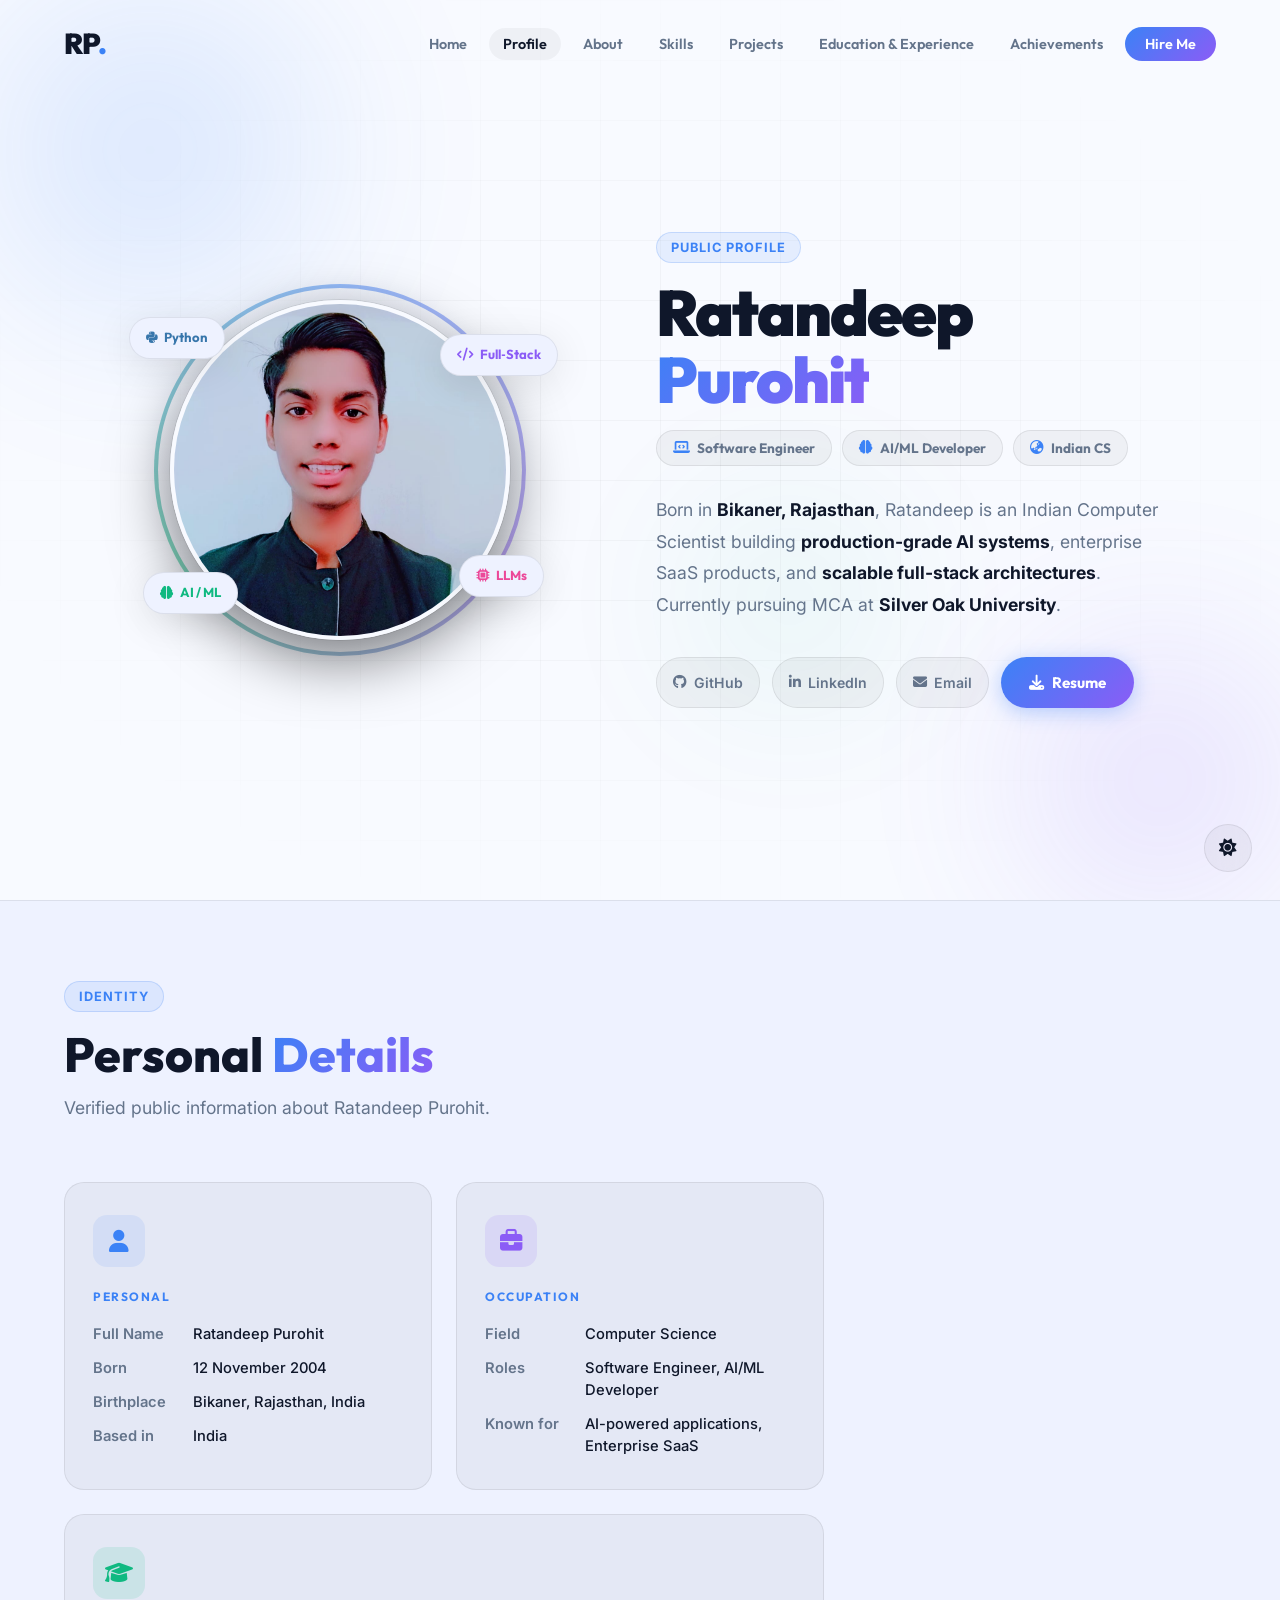
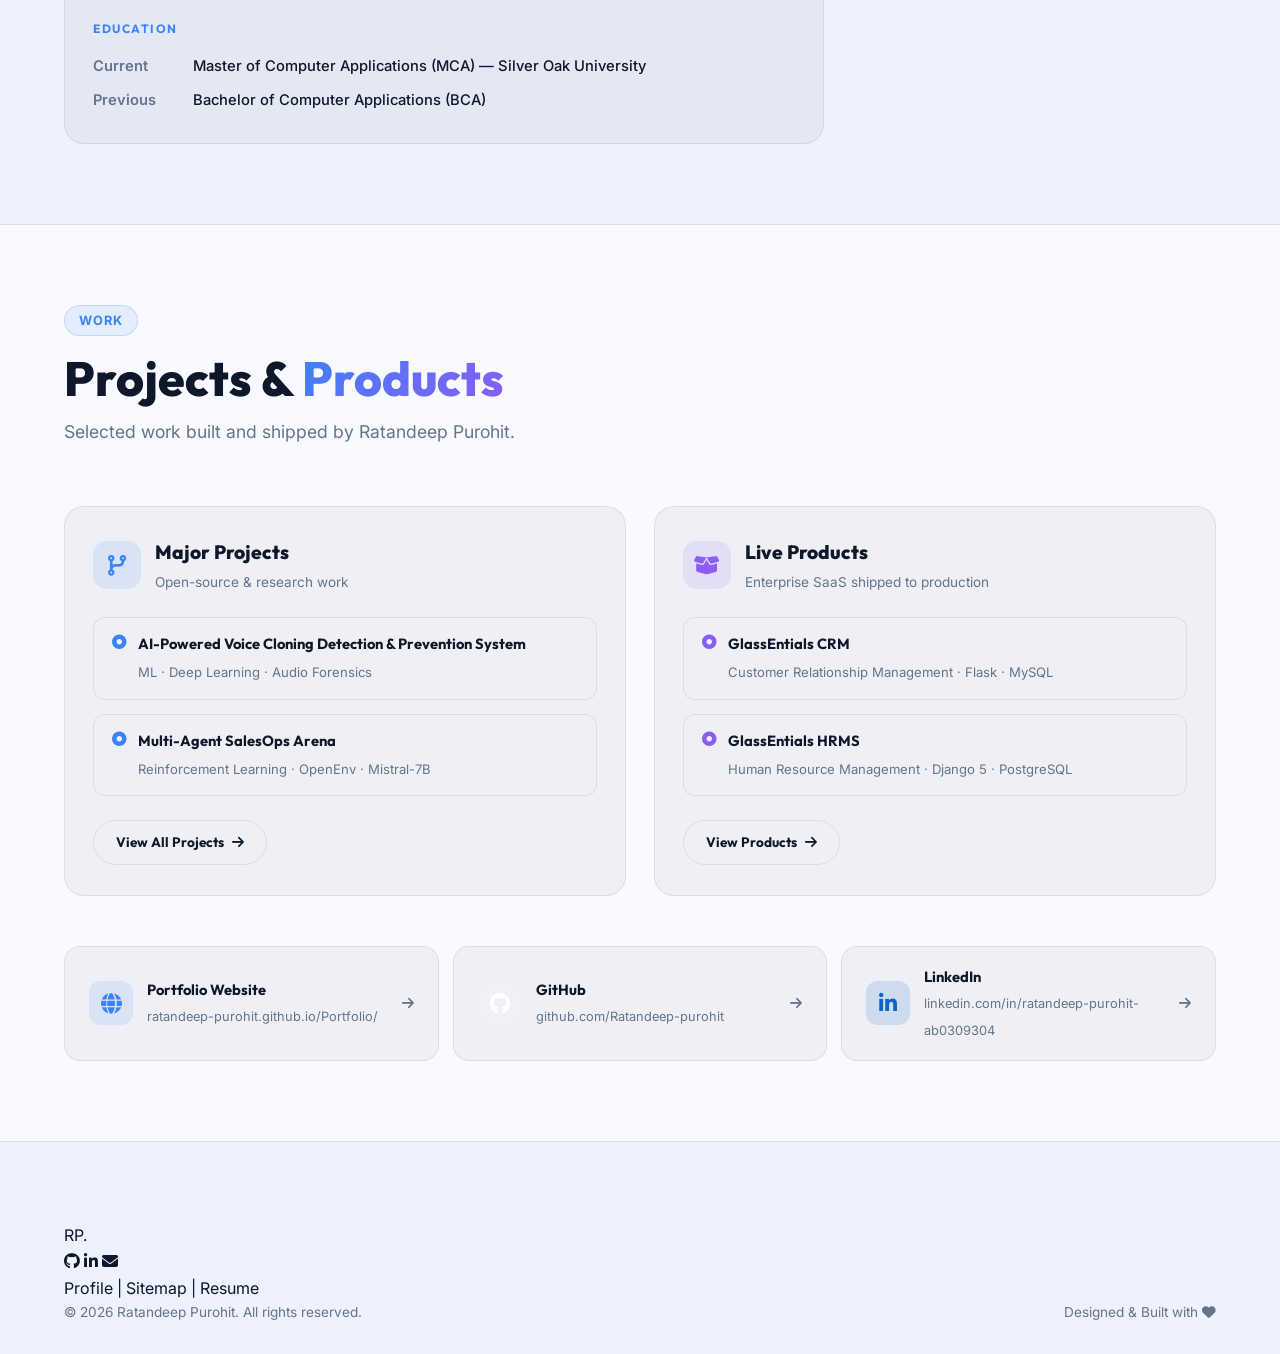
<file: about-ratandeep.html>
<!DOCTYPE html>
<html lang="en">
<head>
    <meta charset="UTF-8">
    <meta name="viewport" content="width=device-width, initial-scale=1.0">
    <meta http-equiv="X-UA-Compatible" content="ie=edge">

    <!-- Primary SEO -->
    <title>About Ratandeep Purohit | Indian Computer Scientist, Software Engineer & AI/ML Developer</title>
    <meta name="title" content="About Ratandeep Purohit | Indian Computer Scientist, Software Engineer & AI/ML Developer">
    <meta name="description" content="Ratandeep Purohit (born 12 Nov 2004, Bikaner) is an Indian Computer Scientist, Software Engineer, and AI/ML Developer known for AI-powered applications and enterprise software.">
    <meta name="author" content="Ratandeep Purohit">
    <link rel="canonical" href="https://ratandeep-purohit.github.io/Portfolio/about-ratandeep.html">

    <!-- Open Graph -->
    <meta property="og:type" content="profile">
    <meta property="og:url" content="https://ratandeep-purohit.github.io/Portfolio/about-ratandeep.html">
    <meta property="og:title" content="About Ratandeep Purohit | Indian Computer Scientist, Software Engineer & AI/ML Developer">
    <meta property="og:description" content="Ratandeep Purohit is an Indian Computer Scientist, Software Engineer, and AI/ML Developer known for AI-powered applications and enterprise software.">
    <meta property="og:image" content="https://ratandeep-purohit.github.io/Portfolio/photos/pic.jpg">

    <!-- Twitter -->
    <meta name="twitter:card" content="summary_large_image">
    <meta name="twitter:url" content="https://ratandeep-purohit.github.io/Portfolio/about-ratandeep.html">
    <meta name="twitter:title" content="About Ratandeep Purohit | Indian Computer Scientist, Software Engineer & AI/ML Developer">
    <meta name="twitter:description" content="Ratandeep Purohit is an Indian Computer Scientist, Software Engineer, and AI/ML Developer known for AI-powered applications and enterprise software.">
    <meta name="twitter:image" content="https://ratandeep-purohit.github.io/Portfolio/photos/pic.jpg">

    <!-- JSON-LD Structured Data -->
    <script type="application/ld+json">
    {
      "@context": "https://schema.org/",
      "@type": "Person",
      "@id": "https://ratandeep-purohit.github.io/Portfolio/#person",
      "name": "Ratandeep Purohit",
      "url": "https://ratandeep-purohit.github.io/Portfolio/",
      "image": "https://ratandeep-purohit.github.io/Portfolio/photos/pic.jpg",
      "jobTitle": "Software Engineer & AI/ML Developer",
      "description": "Indian Computer Scientist, Software Engineer, and AI/ML Developer known for AI-powered applications and enterprise software.",
      "birthDate": "2004-11-12",
      "birthPlace": {
        "@type": "Place",
        "name": "Bikaner, Rajasthan, India"
      },
      "alumniOf": [
        {
          "@type": "CollegeOrUniversity",
          "name": "Silver Oak University"
        }
      ],
      "sameAs": [
        "https://github.com/Ratandeep-purohit",
        "https://www.linkedin.com/in/ratandeep-purohit-ab0309304/"
      ],
      "knowsAbout": [
        "Software Engineering", "AI/ML", "AI-powered applications", "Machine Learning", "Python"
      ]
    }
    </script>

    <!-- Fonts & Icons -->
    <link rel="preconnect" href="https://fonts.googleapis.com">
    <link rel="preconnect" href="https://fonts.gstatic.com" crossorigin>
    <link href="https://fonts.googleapis.com/css2?family=Inter:wght@300;400;500;600;700&family=Outfit:wght@300;400;600;700;800;900&display=swap" rel="stylesheet">
    <link rel="stylesheet" href="https://cdnjs.cloudflare.com/ajax/libs/font-awesome/6.4.0/css/all.min.css" media="print" onload="this.media='all'">
    <noscript><link rel="stylesheet" href="https://cdnjs.cloudflare.com/ajax/libs/font-awesome/6.4.0/css/all.min.css"></noscript>

    <!-- Main Stylesheet -->
    <link rel="stylesheet" href="style.css?v=4.1">

    <style>
        /* ── Profile Page Specific Styles ── */
        .profile-hero {
            min-height: 100vh;
            display: flex;
            align-items: center;
            position: relative;
            overflow: hidden;
            padding-top: 100px;
            padding-bottom: 60px;
        }
        .profile-hero-grid {
            display: grid;
            grid-template-columns: 1fr 1.1fr;
            gap: 80px;
            align-items: center;
            position: relative;
            z-index: 1;
        }
        .profile-photo-col {
            display: flex;
            justify-content: center;
            align-items: center;
        }
        .profile-frame {
            position: relative;
            width: 340px;
            height: 340px;
        }
        .profile-frame img {
            width: 100%;
            height: 100%;
            object-fit: cover;
            border-radius: 50%;
            border: 4px solid var(--bg);
            box-shadow: 0 0 0 1px var(--border), 0 20px 60px rgba(0,0,0,0.5);
            position: relative;
            z-index: 1;
        }
        .profile-ring {
            position: absolute;
            inset: -16px;
            border-radius: 50%;
            background: conic-gradient(from 0deg, var(--blue), var(--purple), var(--green), var(--blue));
            animation: spin 8s linear infinite;
            z-index: 0;
            opacity: 0.5;
        }
        .profile-ring::after {
            content: '';
            position: absolute;
            inset: 4px;
            background: var(--bg);
            border-radius: 50%;
        }
        .profile-glow {
            position: absolute;
            inset: -30px;
            border-radius: 50%;
            background: radial-gradient(circle, rgba(59,130,246,0.15), transparent 70%);
            z-index: 0;
        }
        .floating-tag {
            position: absolute;
            display: flex;
            align-items: center;
            gap: 7px;
            padding: 9px 16px;
            border-radius: 30px;
            background: var(--bg2);
            border: 1px solid var(--border);
            backdrop-filter: blur(12px);
            font-size: 0.82rem;
            font-weight: 700;
            font-family: var(--font-h);
            white-space: nowrap;
            box-shadow: var(--shadow);
            z-index: 10;
        }
        .ftag-1 { top: 5%; left: -12%; animation: pillFloat 3s ease-in-out infinite alternate; color: #3776AB; }
        .ftag-2 { top: 80%; left: -8%; animation: pillFloat 3s ease-in-out infinite alternate; animation-delay: 0.8s; color: var(--green); }
        .ftag-3 { top: 10%; right: -14%; animation: pillFloat 3s ease-in-out infinite alternate; animation-delay: 1.6s; color: var(--purple); }
        .ftag-4 { top: 75%; right: -10%; animation: pillFloat 3s ease-in-out infinite alternate; animation-delay: 2.4s; color: var(--pink); }

        /* Text col */
        .profile-text-col { }
        .profile-name {
            font-family: var(--font-h);
            font-size: clamp(2.6rem, 5vw, 4.2rem);
            font-weight: 900;
            line-height: 1.05;
            letter-spacing: -2px;
            margin-bottom: 16px;
        }
        .profile-role-badges {
            display: flex;
            flex-wrap: wrap;
            gap: 10px;
            margin-bottom: 28px;
        }
        .role-badge {
            display: inline-flex;
            align-items: center;
            gap: 7px;
            padding: 6px 16px;
            border-radius: 30px;
            background: var(--surface);
            border: 1px solid var(--border);
            font-size: 0.85rem;
            font-weight: 700;
            color: var(--muted);
            font-family: var(--font-h);
            transition: all 0.25s;
        }
        .role-badge i { color: var(--blue); }
        .profile-bio {
            font-size: 1.1rem;
            color: var(--muted);
            line-height: 1.8;
            margin-bottom: 36px;
            max-width: 520px;
        }
        .profile-bio strong { color: var(--text); }
        .profile-social-row {
            display: flex;
            gap: 12px;
            flex-wrap: wrap;
        }

        /* ── Info Cards Grid ── */
        .profile-cards-section {
            padding: 80px 0;
            background: var(--bg2);
            border-top: 1px solid var(--border);
            border-bottom: 1px solid var(--border);
        }
        .profile-cards-grid {
            display: grid;
            grid-template-columns: repeat(3, 1fr);
            gap: 24px;
            margin-top: 50px;
        }
        .info-card {
            background: var(--surface);
            border: 1px solid var(--border);
            border-radius: 20px;
            padding: 32px 28px;
            transition: all 0.4s var(--ease);
            position: relative;
            overflow: hidden;
        }
        .info-card::before {
            content: '';
            position: absolute;
            top: 0;
            left: 0;
            right: 0;
            height: 2px;
            background: var(--grad);
            opacity: 0;
            transition: opacity 0.3s;
        }
        .info-card:hover {
            transform: translateY(-6px);
            border-color: rgba(59,130,246,0.3);
            box-shadow: 0 20px 50px rgba(0,0,0,0.3);
        }
        .info-card:hover::before { opacity: 1; }
        .info-card-icon {
            width: 52px;
            height: 52px;
            border-radius: 14px;
            background: rgba(59,130,246,0.1);
            color: var(--blue);
            font-size: 1.4rem;
            display: flex;
            align-items: center;
            justify-content: center;
            margin-bottom: 20px;
        }
        .info-card h3 {
            font-family: var(--font-h);
            font-size: 0.75rem;
            font-weight: 700;
            text-transform: uppercase;
            letter-spacing: 1.5px;
            color: var(--blue);
            margin-bottom: 16px;
        }
        .info-list {
            display: flex;
            flex-direction: column;
            gap: 12px;
        }
        .info-row {
            display: flex;
            gap: 10px;
            font-size: 0.92rem;
            line-height: 1.5;
        }
        .info-label {
            color: var(--muted);
            font-weight: 600;
            min-width: 90px;
            flex-shrink: 0;
        }
        .info-value {
            color: var(--text);
            font-weight: 500;
        }
        .info-card-wide {
            grid-column: span 2;
        }

        /* ── Projects & Products Tables ── */
        .profile-items-section {
            padding: 80px 0;
        }
        .profile-items-grid {
            display: grid;
            grid-template-columns: 1fr 1fr;
            gap: 28px;
            margin-top: 50px;
        }
        .item-card {
            background: var(--surface);
            border: 1px solid var(--border);
            border-radius: 20px;
            padding: 30px 28px;
            transition: all 0.4s var(--ease);
        }
        .item-card:hover {
            transform: translateY(-6px);
            border-color: rgba(59,130,246,0.3);
            box-shadow: 0 20px 50px rgba(0,0,0,0.3);
        }
        .item-card-header {
            display: flex;
            align-items: center;
            gap: 14px;
            margin-bottom: 24px;
        }
        .item-icon {
            width: 48px;
            height: 48px;
            border-radius: 14px;
            display: flex;
            align-items: center;
            justify-content: center;
            font-size: 1.3rem;
            flex-shrink: 0;
        }
        .item-icon-blue { background: rgba(59,130,246,0.12); color: var(--blue); }
        .item-icon-purple { background: rgba(139,92,246,0.12); color: var(--purple); }
        .item-card-header h3 {
            font-family: var(--font-h);
            font-size: 1.2rem;
            font-weight: 800;
        }
        .item-card-header p {
            color: var(--muted);
            font-size: 0.85rem;
            margin-top: 2px;
        }
        .item-list {
            display: flex;
            flex-direction: column;
            gap: 14px;
        }
        .item-row {
            display: flex;
            align-items: flex-start;
            gap: 12px;
            padding: 14px 18px;
            border-radius: 12px;
            background: rgba(255,255,255,0.02);
            border: 1px solid var(--border);
            transition: all 0.25s;
        }
        .item-row:hover {
            border-color: rgba(59,130,246,0.2);
            background: rgba(59,130,246,0.04);
        }
        .item-row i {
            color: var(--blue);
            font-size: 0.9rem;
            margin-top: 3px;
            flex-shrink: 0;
        }
        .item-row-text strong {
            display: block;
            font-family: var(--font-h);
            font-size: 0.92rem;
            font-weight: 700;
            color: var(--text);
            margin-bottom: 2px;
        }
        .item-row-text span {
            font-size: 0.82rem;
            color: var(--muted);
        }

        /* ── Links Section ── */
        .profile-links-row {
            display: flex;
            gap: 14px;
            flex-wrap: wrap;
            margin-top: 50px;
        }
        .profile-link-card {
            display: flex;
            align-items: center;
            gap: 14px;
            padding: 18px 24px;
            border-radius: 16px;
            background: var(--surface);
            border: 1px solid var(--border);
            transition: all 0.3s var(--ease);
            flex: 1;
            min-width: 200px;
        }
        .profile-link-card:hover {
            border-color: rgba(59,130,246,0.4);
            transform: translateY(-4px);
            box-shadow: 0 12px 30px rgba(0,0,0,0.3);
        }
        .profile-link-icon {
            width: 44px;
            height: 44px;
            border-radius: 12px;
            display: flex;
            align-items: center;
            justify-content: center;
            font-size: 1.3rem;
            flex-shrink: 0;
        }
        .plk-github { background: rgba(255,255,255,0.08); color: #fff; }
        .plk-linkedin { background: rgba(10,102,194,0.15); color: #0a66c2; }
        .plk-web { background: rgba(59,130,246,0.12); color: var(--blue); }
        .profile-link-info strong {
            display: block;
            font-family: var(--font-h);
            font-size: 0.92rem;
            font-weight: 700;
            color: var(--text);
        }
        .profile-link-info span {
            font-size: 0.8rem;
            color: var(--muted);
        }
        .profile-link-arrow {
            margin-left: auto;
            color: var(--muted);
            font-size: 0.85rem;
            transition: transform 0.25s, color 0.25s;
        }
        .profile-link-card:hover .profile-link-arrow {
            transform: translateX(4px);
            color: var(--blue);
        }

        /* Responsive */
        @media (max-width: 900px) {
            .profile-hero-grid { grid-template-columns: 1fr; gap: 50px; }
            .profile-photo-col { order: -1; }
            .profile-frame { width: 260px; height: 260px; }
            .ftag-1, .ftag-2, .ftag-3, .ftag-4 { display: none; }
            .profile-cards-grid { grid-template-columns: 1fr 1fr; }
            .info-card-wide { grid-column: span 2; }
            .profile-items-grid { grid-template-columns: 1fr; }
        }
        @media (max-width: 580px) {
            .profile-cards-grid { grid-template-columns: 1fr; }
            .info-card-wide { grid-column: span 1; }
        }
    </style>
</head>
<body class="dark-theme">

    <!-- Theme Toggle -->
    <button class="theme-toggle" id="theme-toggle" aria-label="Toggle Dark/Light Mode">
        <i class="fas fa-moon"></i>
    </button>

    <!-- ══════════ HEADER / NAV ══════════ -->
    <header class="header" id="header">
        <nav class="navbar container">
            <a href="index.html" class="logo" aria-label="Home">RP<span class="dot">.</span></a>
            <ul class="nav-links" id="navLinks">
                <li><a href="index.html">Home</a></li>
                <li><a href="about-ratandeep.html" class="active">Profile</a></li>
                <li><a href="about.html">About</a></li>
                <li><a href="skills.html">Skills</a></li>
                <li><a href="projects.html">Projects</a></li>
                <li><a href="experience.html">Education &amp; Experience</a></li>
                <li><a href="achievements.html">Achievements</a></li>
                <li><a href="contact.html" class="nav-cta">Hire Me</a></li>
            </ul>
            <button class="hamburger" id="hamburger" aria-label="Toggle menu">
                <span></span><span></span><span></span>
            </button>
        </nav>
    </header>

    <main>
        <!-- ══════════ HERO ══════════ -->
        <section class="profile-hero" aria-label="Profile Hero">
            <!-- Background Orbs -->
            <div class="hero-bg-grid"></div>
            <div class="orb orb-1"></div>
            <div class="orb orb-2"></div>
            <div class="orb orb-3"></div>

            <div class="container">
                <div class="profile-hero-grid">

                    <!-- Photo Col -->
                    <div class="profile-photo-col" data-aos="fade-right">
                        <div class="profile-frame">
                            <div class="profile-ring"></div>
                            <div class="profile-glow"></div>
                            <img src="photos/pic.jpg" alt="Ratandeep Purohit — Indian Computer Scientist and Software Engineer"
                                 onerror="this.src='https://images.unsplash.com/photo-1549692520-acc6669e2f0c?q=80&w=800&auto=format&fit=crop'">
                            <!-- Floating Tech Tags -->
                            <div class="floating-tag ftag-1"><i class="fab fa-python"></i> Python</div>
                            <div class="floating-tag ftag-2"><i class="fas fa-brain"></i> AI / ML</div>
                            <div class="floating-tag ftag-3"><i class="fas fa-code"></i> Full‑Stack</div>
                            <div class="floating-tag ftag-4"><i class="fas fa-microchip"></i> LLMs</div>
                        </div>
                    </div>

                    <!-- Text Col -->
                    <div class="profile-text-col" data-aos="fade-left">
                        <span class="section-badge">Public Profile</span>
                        <h1 class="profile-name">
                            Ratandeep<br>
                            <span class="gradient-text">Purohit</span>
                        </h1>

                        <div class="profile-role-badges">
                            <span class="role-badge"><i class="fas fa-laptop-code"></i> Software Engineer</span>
                            <span class="role-badge"><i class="fas fa-brain"></i> AI/ML Developer</span>
                            <span class="role-badge"><i class="fas fa-globe-asia"></i> Indian CS</span>
                        </div>

                        <p class="profile-bio">
                            Born in <strong>Bikaner, Rajasthan</strong>, Ratandeep is an Indian Computer Scientist
                            building <strong>production-grade AI systems</strong>, enterprise SaaS products, and
                            <strong>scalable full-stack architectures</strong>. Currently pursuing MCA at
                            <strong>Silver Oak University</strong>.
                        </p>

                        <div class="profile-social-row">
                            <a href="https://github.com/Ratandeep-purohit" target="_blank" rel="noopener noreferrer"
                               class="social-pill" aria-label="GitHub">
                                <i class="fab fa-github"></i> GitHub
                            </a>
                            <a href="https://www.linkedin.com/in/ratandeep-purohit-ab0309304/" target="_blank"
                               rel="noopener noreferrer" class="social-pill" aria-label="LinkedIn">
                                <i class="fab fa-linkedin-in"></i> LinkedIn
                            </a>
                            <a href="mailto:Rajatpurohit183@gmail.com" class="social-pill" aria-label="Email">
                                <i class="fas fa-envelope"></i> Email
                            </a>
                            <a href="resume.pdf" class="btn btn-primary" download>
                                <i class="fas fa-download"></i> Resume
                            </a>
                        </div>
                    </div>
                </div>
            </div>
        </section>

        <!-- ══════════ INFO CARDS ══════════ -->
        <section class="profile-cards-section" aria-label="Personal Information">
            <div class="container">
                <div class="section-header" data-aos="fade-up">
                    <span class="section-badge">Identity</span>
                    <h2 class="section-title">Personal <span class="gradient-text">Details</span></h2>
                    <p class="section-subtitle">Verified public information about Ratandeep Purohit.</p>
                </div>

                <div class="profile-cards-grid">

                    <!-- Personal -->
                    <div class="info-card" data-aos="fade-up" data-aos-delay="0">
                        <div class="info-card-icon"><i class="fas fa-user"></i></div>
                        <h3>Personal</h3>
                        <dl class="info-list">
                            <div class="info-row">
                                <dt class="info-label">Full Name</dt>
                                <dd class="info-value">Ratandeep Purohit</dd>
                            </div>
                            <div class="info-row">
                                <dt class="info-label">Born</dt>
                                <dd class="info-value">12 November 2004</dd>
                            </div>
                            <div class="info-row">
                                <dt class="info-label">Birthplace</dt>
                                <dd class="info-value">Bikaner, Rajasthan, India</dd>
                            </div>
                            <div class="info-row">
                                <dt class="info-label">Based in</dt>
                                <dd class="info-value">India</dd>
                            </div>
                        </dl>
                    </div>

                    <!-- Occupation -->
                    <div class="info-card" data-aos="fade-up" data-aos-delay="80">
                        <div class="info-card-icon" style="background:rgba(139,92,246,0.12);color:var(--purple);">
                            <i class="fas fa-briefcase"></i>
                        </div>
                        <h3>Occupation</h3>
                        <dl class="info-list">
                            <div class="info-row">
                                <dt class="info-label">Field</dt>
                                <dd class="info-value">Computer Science</dd>
                            </div>
                            <div class="info-row">
                                <dt class="info-label">Roles</dt>
                                <dd class="info-value">Software Engineer, AI/ML Developer</dd>
                            </div>
                            <div class="info-row">
                                <dt class="info-label">Known for</dt>
                                <dd class="info-value">AI-powered applications, Enterprise SaaS</dd>
                            </div>
                        </dl>
                    </div>

                    <!-- Education — wide -->
                    <div class="info-card info-card-wide" data-aos="fade-up" data-aos-delay="160">
                        <div class="info-card-icon" style="background:rgba(16,185,129,0.12);color:var(--green);">
                            <i class="fas fa-graduation-cap"></i>
                        </div>
                        <h3>Education</h3>
                        <dl class="info-list">
                            <div class="info-row">
                                <dt class="info-label">Current</dt>
                                <dd class="info-value">Master of Computer Applications (MCA) — Silver Oak University</dd>
                            </div>
                            <div class="info-row">
                                <dt class="info-label">Previous</dt>
                                <dd class="info-value">Bachelor of Computer Applications (BCA)</dd>
                            </div>
                        </dl>
                    </div>
                </div>
            </div>
        </section>

        <!-- ══════════ PROJECTS & PRODUCTS ══════════ -->
        <section class="profile-items-section" aria-label="Projects and Products">
            <div class="container">
                <div class="section-header" data-aos="fade-up">
                    <span class="section-badge">Work</span>
                    <h2 class="section-title">Projects &amp; <span class="gradient-text">Products</span></h2>
                    <p class="section-subtitle">Selected work built and shipped by Ratandeep Purohit.</p>
                </div>

                <div class="profile-items-grid">
                    <!-- Projects Card -->
                    <div class="item-card" data-aos="fade-up" data-aos-delay="0">
                        <div class="item-card-header">
                            <div class="item-icon item-icon-blue"><i class="fas fa-code-branch"></i></div>
                            <div>
                                <h3>Major Projects</h3>
                                <p>Open-source & research work</p>
                            </div>
                        </div>
                        <ul class="item-list" aria-label="Major projects by Ratandeep Purohit">
                            <li class="item-row">
                                <i class="fas fa-circle-dot"></i>
                                <div class="item-row-text">
                                    <strong>AI-Powered Voice Cloning Detection &amp; Prevention System</strong>
                                    <span>ML · Deep Learning · Audio Forensics</span>
                                </div>
                            </li>
                            <li class="item-row">
                                <i class="fas fa-circle-dot"></i>
                                <div class="item-row-text">
                                    <strong>Multi-Agent SalesOps Arena</strong>
                                    <span>Reinforcement Learning · OpenEnv · Mistral-7B</span>
                                </div>
                            </li>
                        </ul>
                        <div style="margin-top:24px;">
                            <a href="projects.html" class="btn btn-outline" style="font-size:.85rem;padding:10px 22px;">
                                View All Projects <i class="fas fa-arrow-right"></i>
                            </a>
                        </div>
                    </div>

                    <!-- Products Card -->
                    <div class="item-card" data-aos="fade-up" data-aos-delay="100">
                        <div class="item-card-header">
                            <div class="item-icon item-icon-purple"><i class="fas fa-box-open"></i></div>
                            <div>
                                <h3>Live Products</h3>
                                <p>Enterprise SaaS shipped to production</p>
                            </div>
                        </div>
                        <ul class="item-list" aria-label="Products built by Ratandeep Purohit">
                            <li class="item-row">
                                <i class="fas fa-circle-dot" style="color:var(--purple)"></i>
                                <div class="item-row-text">
                                    <strong>GlassEntials CRM</strong>
                                    <span>Customer Relationship Management · Flask · MySQL</span>
                                </div>
                            </li>
                            <li class="item-row">
                                <i class="fas fa-circle-dot" style="color:var(--purple)"></i>
                                <div class="item-row-text">
                                    <strong>GlassEntials HRMS</strong>
                                    <span>Human Resource Management · Django 5 · PostgreSQL</span>
                                </div>
                            </li>
                        </ul>
                        <div style="margin-top:24px;">
                            <a href="index.html#products" class="btn btn-outline" style="font-size:.85rem;padding:10px 22px;">
                                View Products <i class="fas fa-arrow-right"></i>
                            </a>
                        </div>
                    </div>
                </div>

                <!-- Official Links -->
                <div data-aos="fade-up">
                    <div class="profile-links-row" role="list" aria-label="Official online profiles">
                        <a href="https://ratandeep-purohit.github.io/Portfolio/" class="profile-link-card"
                           target="_blank" rel="noopener noreferrer" role="listitem">
                            <div class="profile-link-icon plk-web"><i class="fas fa-globe"></i></div>
                            <div class="profile-link-info">
                                <strong>Portfolio Website</strong>
                                <span>ratandeep-purohit.github.io/Portfolio/</span>
                            </div>
                            <i class="fas fa-arrow-right profile-link-arrow"></i>
                        </a>
                        <a href="https://github.com/Ratandeep-purohit" class="profile-link-card"
                           target="_blank" rel="noopener noreferrer" role="listitem">
                            <div class="profile-link-icon plk-github"><i class="fab fa-github"></i></div>
                            <div class="profile-link-info">
                                <strong>GitHub</strong>
                                <span>github.com/Ratandeep-purohit</span>
                            </div>
                            <i class="fas fa-arrow-right profile-link-arrow"></i>
                        </a>
                        <a href="https://www.linkedin.com/in/ratandeep-purohit-ab0309304/" class="profile-link-card"
                           target="_blank" rel="noopener noreferrer" role="listitem">
                            <div class="profile-link-icon plk-linkedin"><i class="fab fa-linkedin-in"></i></div>
                            <div class="profile-link-info">
                                <strong>LinkedIn</strong>
                                <span>linkedin.com/in/ratandeep-purohit-ab0309304</span>
                            </div>
                            <i class="fas fa-arrow-right profile-link-arrow"></i>
                        </a>
                    </div>
                </div>
            </div>
        </section>
    </main>

    <!-- ══════════ FOOTER ══════════ -->
    <footer class="footer" aria-label="Site Footer">
        <div class="container">
            <div class="footer-content">
                <div class="footer-logo">RP<span class="dot">.</span></div>
                <div class="footer-socials">
                    <a href="https://github.com/Ratandeep-purohit" target="_blank" aria-label="GitHub">
                        <i class="fab fa-github"></i>
                    </a>
                    <a href="https://www.linkedin.com/in/ratandeep-purohit-ab0309304/" target="_blank" aria-label="LinkedIn">
                        <i class="fab fa-linkedin-in"></i>
                    </a>
                    <a href="mailto:Rajatpurohit183@gmail.com" aria-label="Email">
                        <i class="fas fa-envelope"></i>
                    </a>
                </div>
                <div class="footer-links">
                    <a href="about-ratandeep.html">Profile</a> |
                    <a href="sitemap.xml">Sitemap</a> |
                    <a href="resume.pdf" target="_blank">Resume</a>
                </div>
            </div>
            <div class="footer-bottom">
                <p>&copy; <span id="current-year"></span> Ratandeep Purohit. All rights reserved.</p>
                <p>Designed &amp; Built with <i class="fas fa-heart highlight-text"></i></p>
            </div>
        </div>
    </footer>

    <script src="script.js" defer></script>
</body>
</html>
</file>
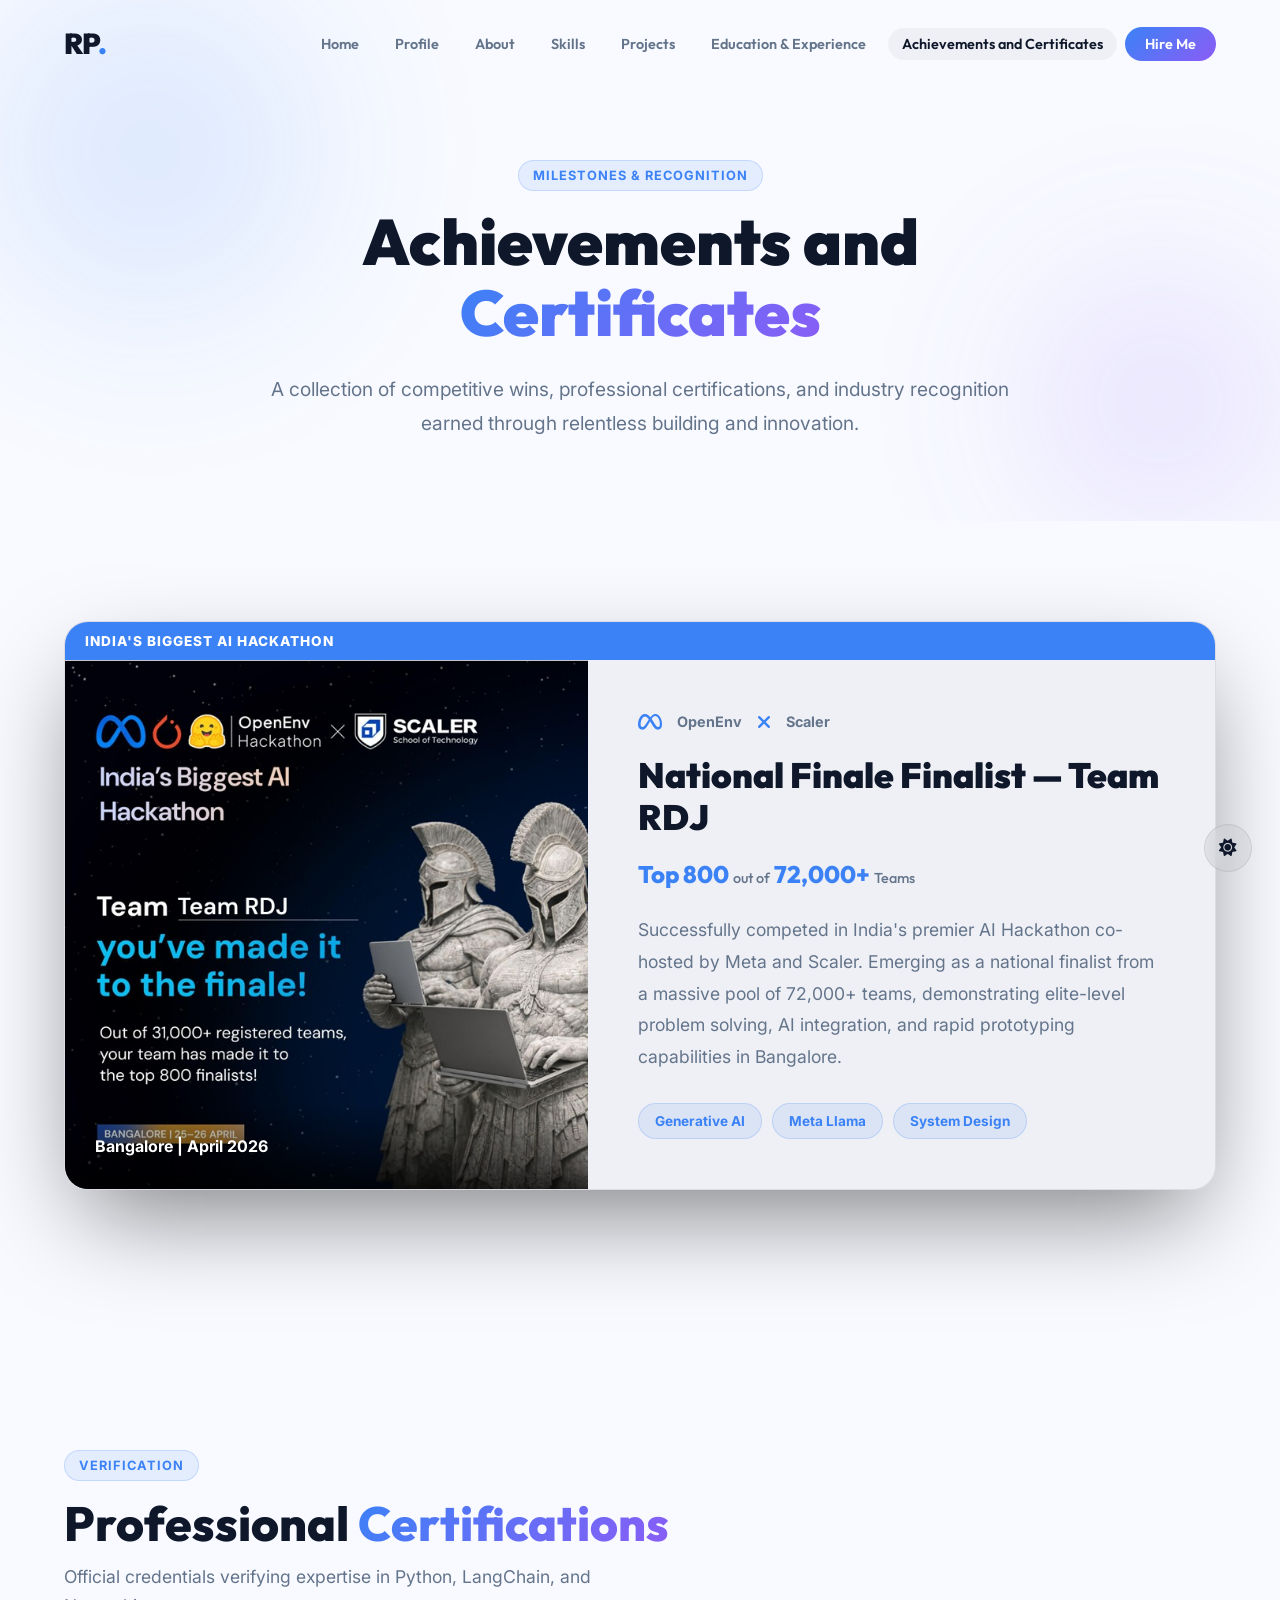
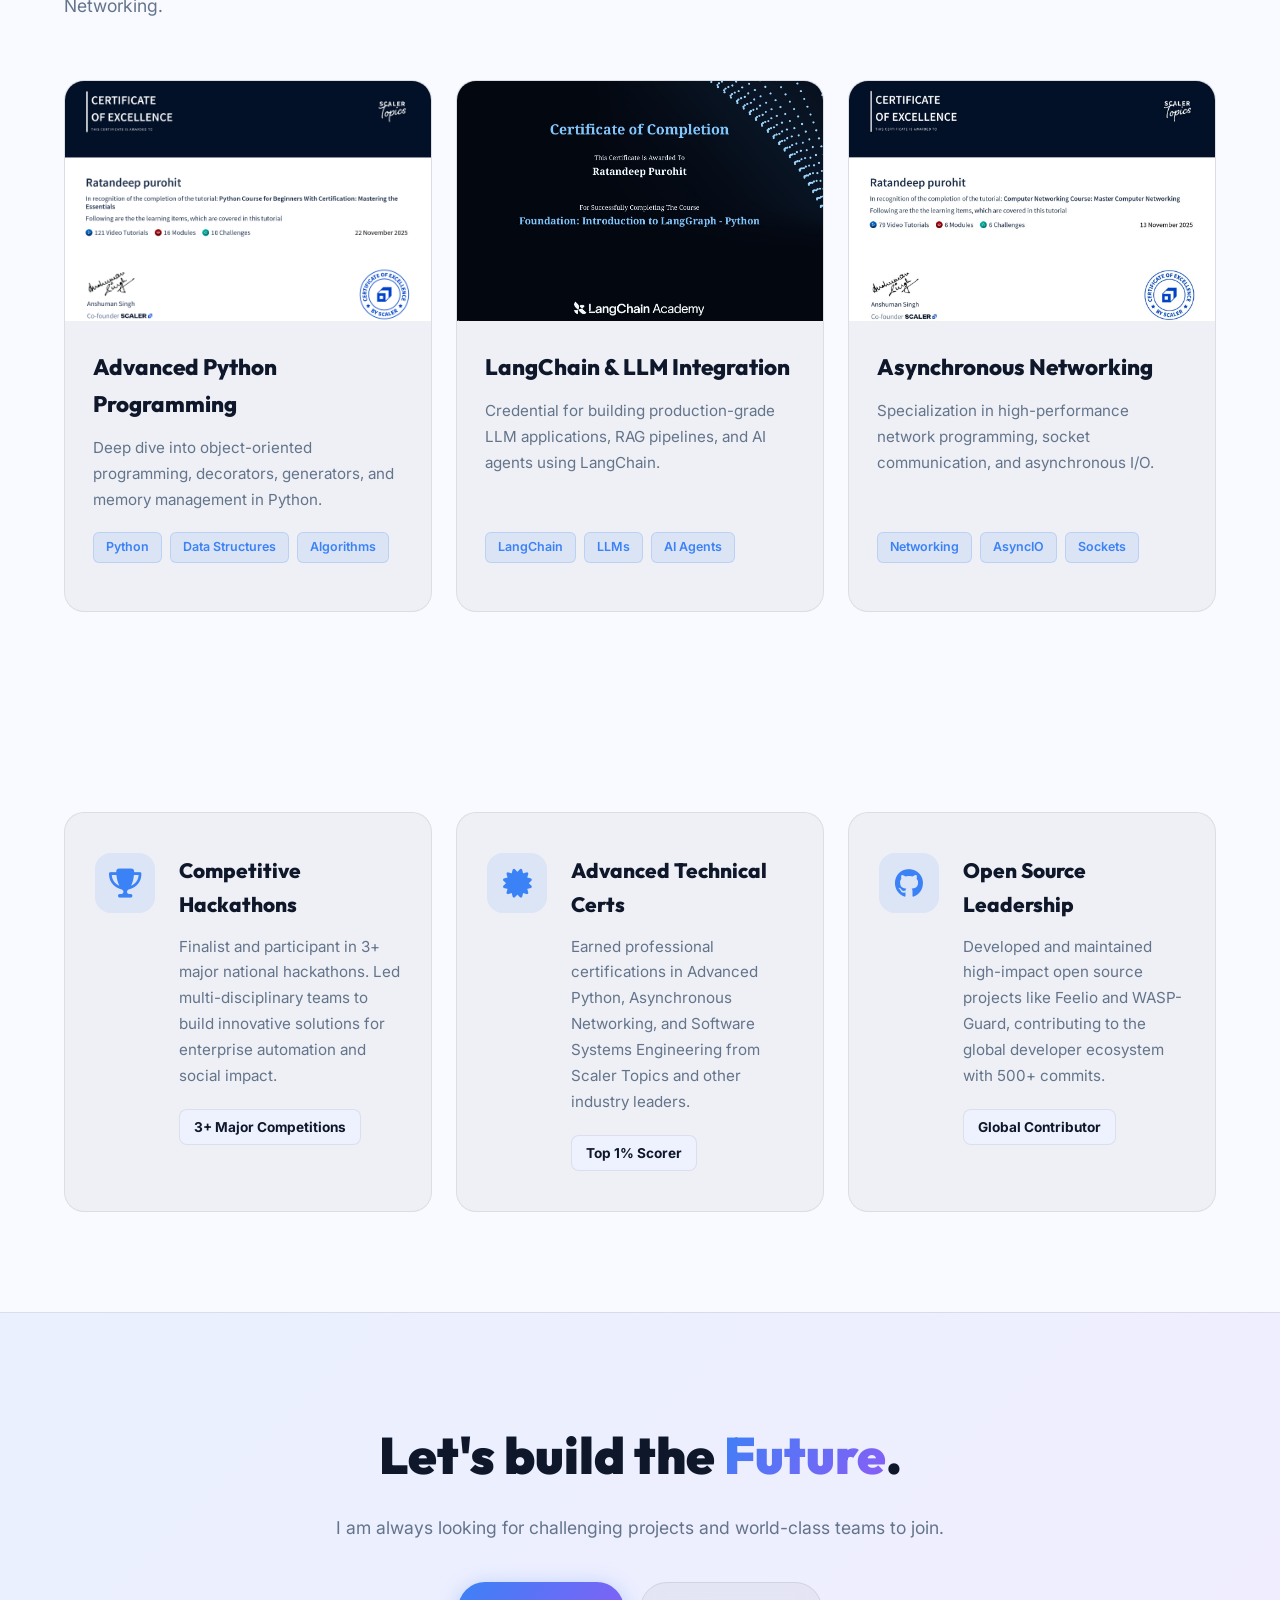
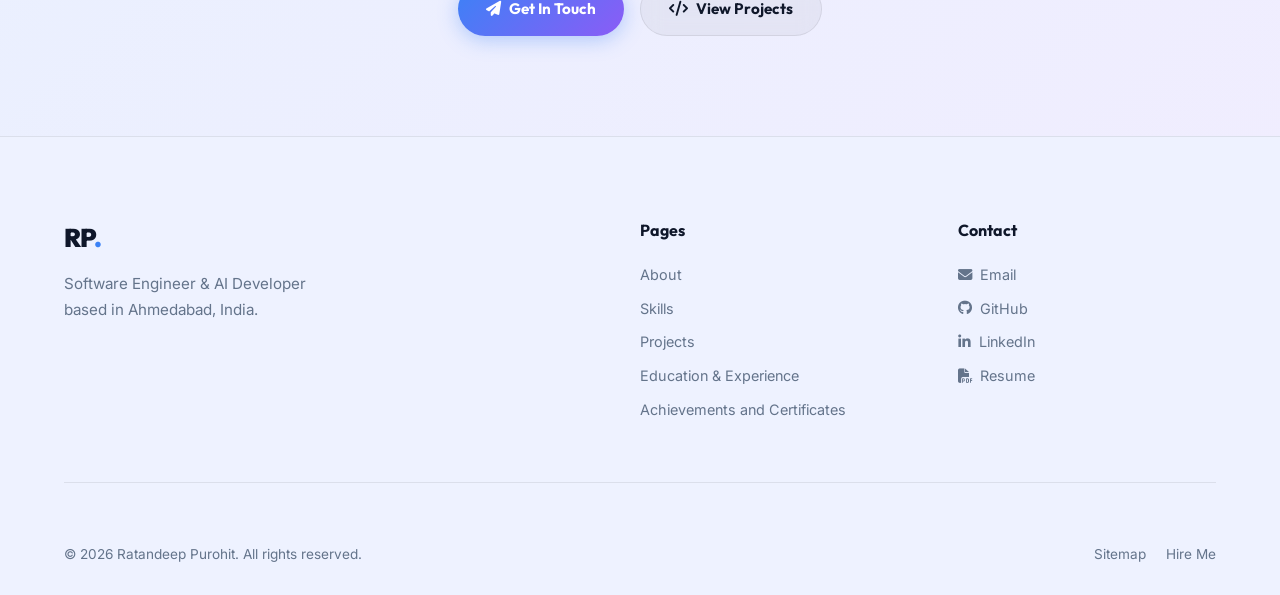
<file: achievements.html>
<!DOCTYPE html>
<html lang="en">

<head>
    <meta charset="UTF-8">
    <meta name="viewport" content="width=device-width, initial-scale=1.0">
    <meta http-equiv="X-UA-Compatible" content="ie=edge">

    <!-- Primary SEO -->
    <title>Achievements and Certificates | Ratandeep Purohit</title>
    <meta name="title" content="Achievements and Certificates | Ratandeep Purohit">
    <meta name="description"
        content="Showcasing major achievements, hackathon wins, and professional certifications of Ratandeep Purohit.">
    <meta name="keywords"
        content="Ratandeep Purohit, AI Hackathon, OpenEnv, Meta, Scaler, Software Engineer, Achievements, Awards">
    <meta name="author" content="Ratandeep Purohit">
    <link rel="canonical" href="https://ratandeep-purohit.github.io/Portfolio/achievements.html">

    <!-- Open Graph -->
    <meta property="og:type" content="website">
    <meta property="og:url" content="https://ratandeep-purohit.github.io/Portfolio/achievements.html">
    <meta property="og:title" content="Achievements and Certificates | Ratandeep Purohit">
    <meta property="og:description"
        content="Showcasing major achievements, hackathon wins, and professional certifications of Ratandeep Purohit.">
    <meta property="og:image" content="https://ratandeep-purohit.github.io/Portfolio/photos/finalinhackathon.jpeg">

    <!-- Twitter -->
    <meta name="twitter:card" content="summary_large_image">
    <meta name="twitter:url" content="https://ratandeep-purohit.github.io/Portfolio/achievements.html">
    <meta name="twitter:title" content="Achievements and Certificates | Ratandeep Purohit">
    <meta name="twitter:description"
        content="Showcasing major achievements, hackathon wins, and professional certifications of Ratandeep Purohit.">
    <meta name="twitter:image" content="https://ratandeep-purohit.github.io/Portfolio/photos/finalinhackathon.jpeg">

    <!-- Fonts -->
    <link rel="preconnect" href="https://fonts.googleapis.com">
    <link rel="preconnect" href="https://fonts.gstatic.com" crossorigin>
    <link
        href="https://fonts.googleapis.com/css2?family=Inter:wght@300;400;500;600;700&family=Outfit:wght@300;400;600;700;800;900&display=swap"
        rel="stylesheet">

    <!-- Font Awesome -->
    <link rel="stylesheet" href="https://cdnjs.cloudflare.com/ajax/libs/font-awesome/6.4.0/css/all.min.css"
        media="print" onload="this.media='all'">
    <noscript>
        <link rel="stylesheet" href="https://cdnjs.cloudflare.com/ajax/libs/font-awesome/6.4.0/css/all.min.css">
    </noscript>

    <!-- Stylesheet -->
    <link rel="stylesheet" href="style.css?v=4.1">
</head>

<body class="dark-theme">

    <!-- Theme Toggle -->
    <button class="theme-toggle" id="theme-toggle" aria-label="Toggle Dark/Light Mode">
        <i class="fas fa-moon"></i>
    </button>

    <!-- ═══════════════════════ HEADER / NAV ═══════════════════════ -->
    <header class="header" id="header">
        <nav class="navbar container">
            <a href="index.html" class="logo" aria-label="Home">RP<span class="dot">.</span></a>
            <ul class="nav-links" id="navLinks">
                <li><a href="index.html">Home</a></li>
                <li><a href="about-ratandeep.html">Profile</a></li>
                <li><a href="about.html">About</a></li>
                <li><a href="skills.html">Skills</a></li>
                <li><a href="projects.html">Projects</a></li>
                <li><a href="experience.html">Education & Experience</a></li>
                <li><a href="achievements.html" class="active">Achievements and Certificates</a></li>
                <li><a href="contact.html" class="nav-cta">Hire Me</a></li>
            </ul>
            <button class="hamburger" id="hamburger" aria-label="Toggle menu">
                <span></span><span></span><span></span>
            </button>
        </nav>
    </header>

    <main>
        <!-- ═══════════════════════ PAGE HERO ═══════════════════════ -->
        <section class="page-hero" aria-label="Achievements Hero Section">
            <div class="orb orb-1"></div>
            <div class="orb orb-2"></div>

            <div class="container page-hero-container">
                <span class="section-badge" data-aos="fade-down">Milestones & Recognition</span>
                <h1 class="page-title" data-aos="fade-up" data-aos-delay="100">Achievements and <span
                        class="gradient-text">Certificates</span></h1>
                <p class="page-subtitle" data-aos="fade-up" data-aos-delay="200">
                    A collection of competitive wins, professional certifications, and industry recognition earned
                    through relentless building and innovation.
                </p>
            </div>
        </section>

        <!-- ═══════════════════════ HIGHLIGHT ACHIEVEMENT ═══════════════════════ -->
        <section class="section" aria-label="Major Highlight">
            <div class="container">
                <div class="featured-achievement-card" data-aos="zoom-in">
                    <div class="feat-ach-badge">India's Biggest AI Hackathon</div>
                    <div class="feat-ach-grid">
                        <div class="feat-ach-img">
                            <img src="photos/finalinhackathon.jpeg" alt="India's Biggest AI Hackathon Finalist Card">
                            <div class="feat-ach-overlay">
                                <span>Bangalore | April 2026</span>
                            </div>
                        </div>
                        <div class="feat-ach-content">
                            <div class="feat-ach-partners">
                                <i class="fab fa-meta"></i> <span>OpenEnv</span> <i class="fas fa-times"></i>
                                <span>Scaler</span>
                            </div>
                            <h3>National Finale Finalist — Team RDJ</h3>
                            <p class="feat-ach-stats">Top 800 <span class="muted">out of</span> 72,000+ <span
                                    class="muted">Teams</span></p>
                            <p class="feat-ach-desc">
                                Successfully competed in India's premier AI Hackathon co-hosted by Meta and Scaler.
                                Emerging as a national finalist from a massive pool of 72,000+ teams, demonstrating
                                elite-level problem solving, AI integration, and rapid prototyping capabilities in
                                Bangalore.
                            </p>
                            <div class="feat-ach-tags">
                                <span>Generative AI</span><span>Meta Llama</span><span>System Design</span>
                            </div>
                        </div>
                    </div>
                </div>
            </div>
        </section>

        <!-- ═══════════════════════ CERTIFICATES SHOWCASE ═══════════════════════ -->
        <section class="section" aria-label="Professional Certificates">
            <div class="container">
                <div class="section-header" data-aos="fade-up">
                    <span class="section-badge">Verification</span>
                    <h2 class="section-title">Professional <span class="gradient-text">Certifications</span></h2>
                    <p class="section-subtitle">Official credentials verifying expertise in Python, LangChain, and
                        Networking.</p>
                </div>
                <div class="projects-grid">
                    <!-- Certificate 1 -->
                    <article class="project-card" data-aos="fade-up">
                        <div class="project-img-wrap">
                            <img src="photos/ratandeep_python-certificate.png" alt="Python Programming Certificate"
                                loading="lazy">
                        </div>
                        <div class="project-body">
                            <h3>Advanced Python Programming</h3>
                            <p>Deep dive into object-oriented programming, decorators, generators, and memory management
                                in Python.</p>
                            <div class="project-tags">
                                <span>Python</span><span>Data Structures</span><span>Algorithms</span>
                            </div>
                        </div>
                    </article>

                    <!-- Certificate 2 -->
                    <article class="project-card" data-aos="fade-up" data-aos-delay="100">
                        <div class="project-img-wrap">
                            <img src="photos/langchain-pic.jpeg" alt="LangChain for LLM Apps Certificate"
                                loading="lazy">
                        </div>
                        <div class="project-body">
                            <h3>LangChain & LLM Integration</h3>
                            <p>Credential for building production-grade LLM applications, RAG pipelines, and AI agents
                                using LangChain.</p>
                            <div class="project-tags">
                                <span>LangChain</span><span>LLMs</span><span>AI Agents</span>
                            </div>
                        </div>
                    </article>

                    <!-- Certificate 3 -->
                    <article class="project-card" data-aos="fade-up" data-aos-delay="200">
                        <div class="project-img-wrap">
                            <img src="photos/Networking.jpeg" alt="Asynchronous Networking Certificate" loading="lazy">
                        </div>
                        <div class="project-body">
                            <h3>Asynchronous Networking</h3>
                            <p>Specialization in high-performance network programming, socket communication, and
                                asynchronous I/O.</p>
                            <div class="project-tags">
                                <span>Networking</span><span>AsyncIO</span><span>Sockets</span>
                            </div>
                        </div>
                    </article>
                </div>
            </div>
        </section>

        <!-- ═══════════════════════ ALL ACHIEVEMENTS GRID ═══════════════════════ -->
        <section class="section bg-alt" aria-label="All Achievements">
            <div class="container">
                <div class="achievements-premium-grid">

                    <!-- Achievement 1: Hackathons -->
                    <div class="ach-card-premium" data-aos="fade-up">
                        <div class="ach-icon"><i class="fas fa-trophy"></i></div>
                        <div class="ach-info">
                            <h3>Competitive Hackathons</h3>
                            <p>Finalist and participant in 3+ major national hackathons. Led multi-disciplinary teams to
                                build innovative solutions for enterprise automation and social impact.</p>
                            <div class="ach-metric">3+ Major Competitions</div>
                        </div>
                    </div>

                    <!-- Achievement 2: Certifications -->
                    <div class="ach-card-premium" data-aos="fade-up" data-aos-delay="100">
                        <div class="ach-icon"><i class="fas fa-certificate"></i></div>
                        <div class="ach-info">
                            <h3>Advanced Technical Certs</h3>
                            <p>Earned professional certifications in Advanced Python, Asynchronous Networking, and
                                Software Systems Engineering from Scaler Topics and other industry leaders.</p>
                            <div class="ach-metric">Top 1% Scorer</div>
                        </div>
                    </div>

                    <!-- Achievement 3: Open Source -->
                    <div class="ach-card-premium" data-aos="fade-up" data-aos-delay="200">
                        <div class="ach-icon"><i class="fab fa-github"></i></div>
                        <div class="ach-info">
                            <h3>Open Source Leadership</h3>
                            <p>Developed and maintained high-impact open source projects like Feelio and WASP-Guard,
                                contributing to the global developer ecosystem with 500+ commits.</p>
                            <div class="ach-metric">Global Contributor</div>
                        </div>
                    </div>

                </div>
            </div>
        </section>

        <!-- ═══════════════════════ CTA BANNER ═══════════════════════ -->
        <section class="cta-banner" aria-label="Call to Action">
            <div class="container">
                <div class="cta-banner-inner" data-aos="zoom-in">
                    <h2>Let's build the <span class="gradient-text">Future</span>.</h2>
                    <p>I am always looking for challenging projects and world-class teams to join.</p>
                    <div class="cta-banner-btns">
                        <a href="contact.html" class="btn btn-primary"><i class="fas fa-paper-plane"></i> Get In
                            Touch</a>
                        <a href="projects.html" class="btn btn-ghost"><i class="fas fa-code"></i> View Projects</a>
                    </div>
                </div>
            </div>
        </section>

    </main>

    <!-- ═══════════════════════ FOOTER ═══════════════════════ -->
    <footer class="footer" aria-label="Site Footer">
        <div class="container">
            <div class="footer-top">
                <div class="footer-brand">
                    <div class="logo">RP<span class="dot">.</span></div>
                    <p>Software Engineer & AI Developer<br>based in Ahmedabad, India.</p>
                </div>
                <div class="footer-nav-col">
                    <h4>Pages</h4>
                    <ul>
                        <li><a href="about.html">About</a></li>
                        <li><a href="skills.html">Skills</a></li>
                        <li><a href="projects.html">Projects</a></li>
                        <li><a href="experience.html">Education & Experience</a></li>
                        <li><a href="achievements.html">Achievements and Certificates</a></li>
                    </ul>
                </div>
                <div class="footer-nav-col">
                    <h4>Contact</h4>
                    <ul>
                        <li><a href="mailto:Rajatpurohit183@gmail.com"><i class="fas fa-envelope"></i> Email</a></li>
                        <li><a href="https://github.com/Ratandeep-purohit" target="_blank"><i class="fab fa-github"></i>
                                GitHub</a></li>
                        <li><a href="https://www.linkedin.com/in/ratandeep-purohit-ab0309304/" target="_blank"><i
                                    class="fab fa-linkedin-in"></i> LinkedIn</a></li>
                        <li><a href="resume.pdf" download><i class="fas fa-file-pdf"></i> Resume</a></li>
                    </ul>
                </div>
            </div>
            <div class="footer-bottom">
                <p>&copy; <span id="current-year"></span> Ratandeep Purohit. All rights reserved.</p>
                <div class="footer-bottom-links">
                    <a href="sitemap.xml">Sitemap</a>
                    <a href="contact.html">Hire Me</a>
                </div>
            </div>
        </div>
    </footer>

    <script src="script.js?v=4.0" defer></script>
</body>

</html>
</file>
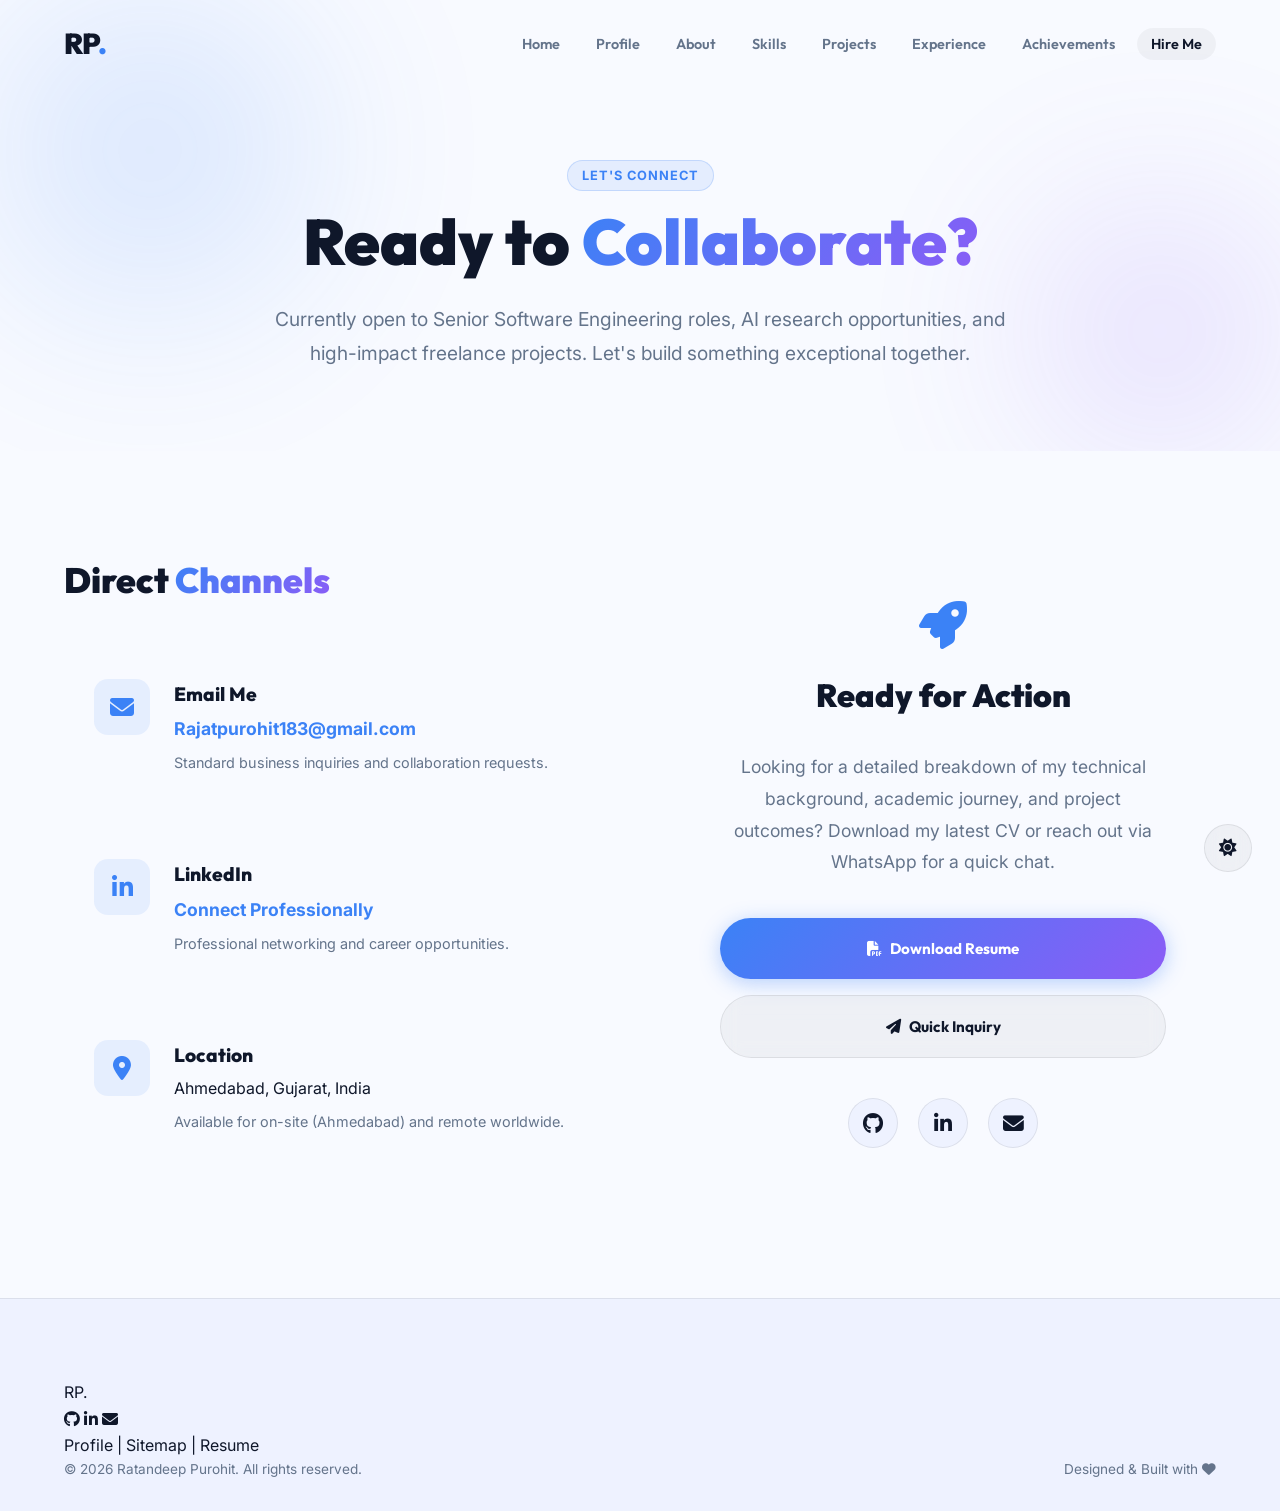
<file: contact.html>
<!DOCTYPE html>
<html lang="en">
<head>
    <meta charset="UTF-8">
    <meta name="viewport" content="width=device-width, initial-scale=1.0">
    <meta http-equiv="X-UA-Compatible" content="ie=edge">
    
    <title>Contact Ratandeep Purohit | Hire Me</title>
    <meta name="title" content="Contact Ratandeep Purohit | Hire Me">
    <meta name="description" content="Get in touch with Ratandeep Purohit for Software Engineering and AI Developer roles.">
    <meta name="keywords" content="Ratandeep Purohit, Software Engineer, AI Developer, Python, Machine Learning, React, FastAPI, Django">
    <meta name="author" content="Ratandeep Purohit">
    <link rel="canonical" href="https://ratandeep-purohit.github.io/Portfolio/contact.html">

    <!-- Open Graph / Facebook -->
    <meta property="og:type" content="website">
    <meta property="og:url" content="https://ratandeep-purohit.github.io/Portfolio/contact.html">
    <meta property="og:title" content="Contact Ratandeep Purohit | Hire Me">
    <meta property="og:description" content="Get in touch with Ratandeep Purohit for Software Engineering and AI Developer roles.">
    <meta property="og:image" content="https://ratandeep-purohit.github.io/Portfolio/burnout-x.png">

    <!-- Twitter -->
    <meta property="twitter:card" content="summary_large_image">
    <meta property="twitter:url" content="https://ratandeep-purohit.github.io/Portfolio/contact.html">
    <meta property="twitter:title" content="Contact Ratandeep Purohit | Hire Me">
    <meta property="twitter:description" content="Get in touch with Ratandeep Purohit for Software Engineering and AI Developer roles.">
    <meta property="twitter:image" content="https://ratandeep-purohit.github.io/Portfolio/burnout-x.png">

    <!-- Fonts & Icons -->
    <link rel="preconnect" href="https://fonts.googleapis.com">
    <link rel="preconnect" href="https://fonts.gstatic.com" crossorigin>
    <link href="https://fonts.googleapis.com/css2?family=Inter:wght@300;400;500;600;700&family=Outfit:wght@300;400;600;700;800&display=swap" rel="stylesheet">
    <link rel="stylesheet" href="https://cdnjs.cloudflare.com/ajax/libs/font-awesome/6.4.0/css/all.min.css" media="print" onload="this.media='all'">

    <!-- Main Stylesheet -->
    <link rel="stylesheet" href="style.css?v=3.0">
    
    
</head>
<body>
    <button class="theme-toggle" id="theme-toggle" aria-label="Toggle Dark/Light Mode">
        <i class="fas fa-moon"></i>
    </button>

    <header class="header">
        <nav class="navbar container">
            <a href="index.html" class="logo" aria-label="Ratandeep Purohit Logo">RP<span class="dot">.</span></a>
            <ul class="nav-links">
                <li><a href="index.html" data-page="home">Home</a></li>
                <li><a href="about-ratandeep.html" data-page="about-ratandeep">Profile</a></li>
                <li><a href="about.html" data-page="about">About</a></li>
                <li><a href="skills.html" data-page="skills">Skills</a></li>
                <li><a href="projects.html" data-page="projects">Projects</a></li>
                <li><a href="experience.html" data-page="experience">Experience</a></li>
                <li><a href="achievements.html" data-page="achievements">Achievements</a></li>
                <li><a href="contact.html" class="btn-contact" data-page="contact">Hire Me</a></li>
            </ul>
            <div class="hamburger" aria-label="Toggle Menu">
                <span class="bar"></span>
                <span class="bar"></span>
                <span class="bar"></span>
            </div>
        </nav>
    </header>
    <main>

        <!-- ═══════════════════════ PAGE HERO ═══════════════════════ -->
        <section class="page-hero" aria-label="Contact Hero Section">
            <div class="orb orb-1"></div>
            <div class="orb orb-2"></div>

            <div class="container page-hero-container">
                <span class="section-badge" data-aos="fade-down">Let's Connect</span>
                <h1 class="page-title" data-aos="fade-up" data-aos-delay="100">Ready to <span
                        class="gradient-text">Collaborate?</span></h1>
                <p class="page-subtitle" data-aos="fade-up" data-aos-delay="200">
                    Currently open to Senior Software Engineering roles, AI research opportunities, and high-impact freelance projects. Let's build something exceptional together.
                </p>
            </div>
        </section>

        <!-- ═══════════════════════ CONTACT GRID ═══════════════════════ -->
        <section class="section" aria-label="Contact Methods">
            <div class="container">
                <div class="contact-premium-grid">
                    
                    <!-- Direct Channels -->
                    <div class="contact-channels" data-aos="fade-right">
                        <h2 class="contact-grid-title">Direct <span class="gradient-text">Channels</span></h2>
                        
                        <div class="channel-card glass-card">
                            <div class="channel-icon"><i class="fas fa-envelope"></i></div>
                            <div class="channel-info">
                                <h4>Email Me</h4>
                                <a href="mailto:Rajatpurohit183@gmail.com">Rajatpurohit183@gmail.com</a>
                                <p>Standard business inquiries and collaboration requests.</p>
                            </div>
                        </div>

                        <div class="channel-card glass-card">
                            <div class="channel-icon"><i class="fab fa-linkedin-in"></i></div>
                            <div class="channel-info">
                                <h4>LinkedIn</h4>
                                <a href="https://www.linkedin.com/in/ratandeep-purohit-ab0309304/" target="_blank">Connect Professionally</a>
                                <p>Professional networking and career opportunities.</p>
                            </div>
                        </div>

                        <div class="channel-card glass-card">
                            <div class="channel-icon"><i class="fas fa-location-dot"></i></div>
                            <div class="channel-info">
                                <h4>Location</h4>
                                <span>Ahmedabad, Gujarat, India</span>
                                <p>Available for on-site (Ahmedabad) and remote worldwide.</p>
                            </div>
                        </div>
                    </div>

                    <!-- Action Center -->
                    <div class="contact-actions" data-aos="fade-left">
                        <div class="action-card-premium glass-card">
                            <div class="action-header">
                                <i class="fas fa-rocket"></i>
                                <h3>Ready for Action</h3>
                            </div>
                            <p>Looking for a detailed breakdown of my technical background, academic journey, and project outcomes? Download my latest CV or reach out via WhatsApp for a quick chat.</p>
                            
                            <div class="action-btns">
                                <a href="resume.pdf" class="btn btn-primary btn-full" download>
                                    <i class="fas fa-file-pdf"></i> Download Resume
                                </a>
                                <a href="mailto:Rajatpurohit183@gmail.com" class="btn btn-ghost btn-full">
                                    <i class="fas fa-paper-plane"></i> Quick Inquiry
                                </a>
                            </div>

                            <div class="social-links-row">
                                <a href="https://github.com/Ratandeep-purohit" target="_blank" aria-label="GitHub"><i class="fab fa-github"></i></a>
                                <a href="https://www.linkedin.com/in/ratandeep-purohit-ab0309304/" target="_blank" aria-label="LinkedIn"><i class="fab fa-linkedin-in"></i></a>
                                <a href="mailto:Rajatpurohit183@gmail.com" aria-label="Email"><i class="fas fa-envelope"></i></a>
                            </div>
                        </div>
                    </div>

                </div>
            </div>
        </section>

    
    </main>
    <footer class="footer">
        <div class="container">
            <div class="footer-content">
                <div class="footer-logo">RP<span class="dot">.</span></div>
                <div class="footer-socials">
                    <a href="https://github.com/Ratandeep-purohit" target="_blank" aria-label="GitHub"><i class="fab fa-github"></i></a>
                    <a href="https://www.linkedin.com/in/ratandeep-purohit-ab0309304/" target="_blank" aria-label="LinkedIn"><i class="fab fa-linkedin-in"></i></a>
                    <a href="mailto:Rajatpurohit183@gmail.com" aria-label="Email"><i class="fas fa-envelope"></i></a>
                </div>
                <div class="footer-links">
                    <a href="about-ratandeep.html">Profile</a> | <a href="sitemap.xml">Sitemap</a> | <a href="resume.pdf" target="_blank">Resume</a>
                </div>
            </div>
            <div class="footer-bottom">
                <p>&copy; <span id="current-year"></span> Ratandeep Purohit. All rights reserved.</p>
                <p>Designed & Built with <i class="fas fa-heart highlight-text"></i></p>
            </div>
        </div>
    </footer>
    <script src="script.js" defer></script>
</body>
</html>
</file>
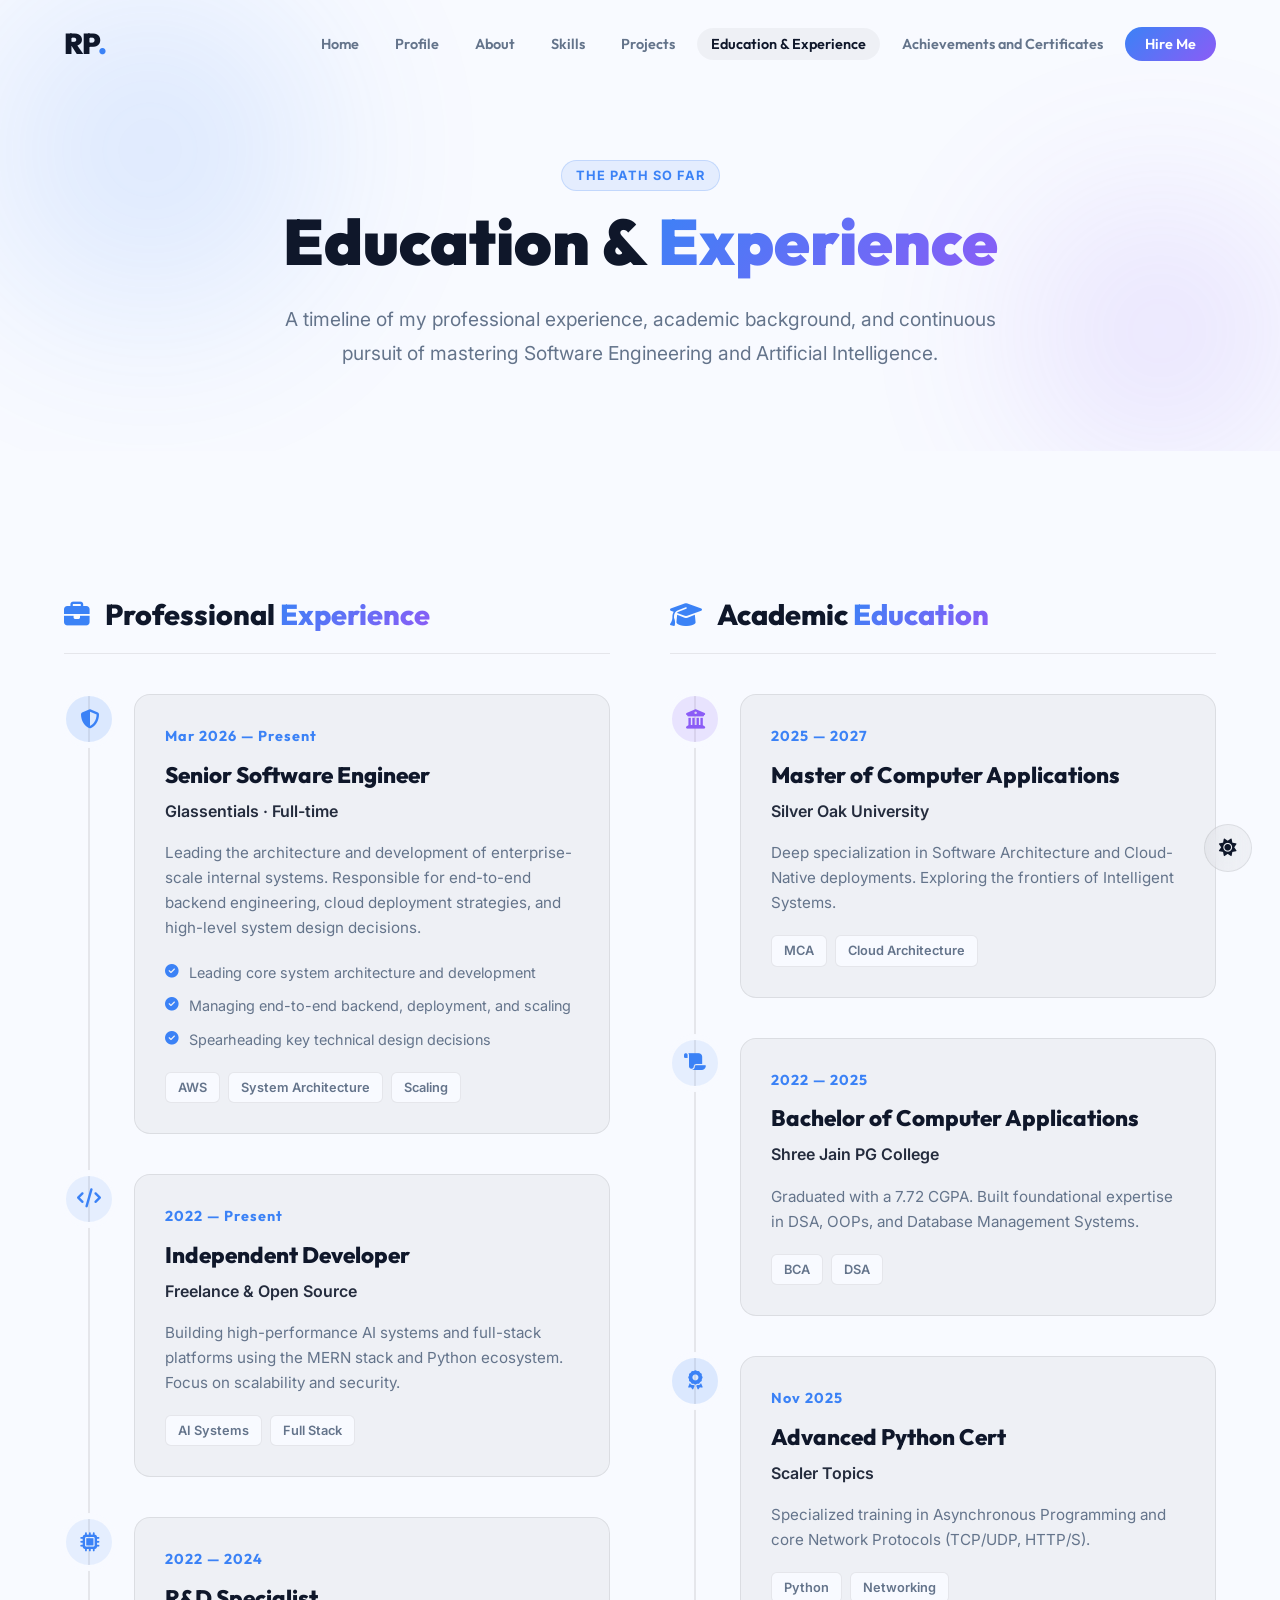
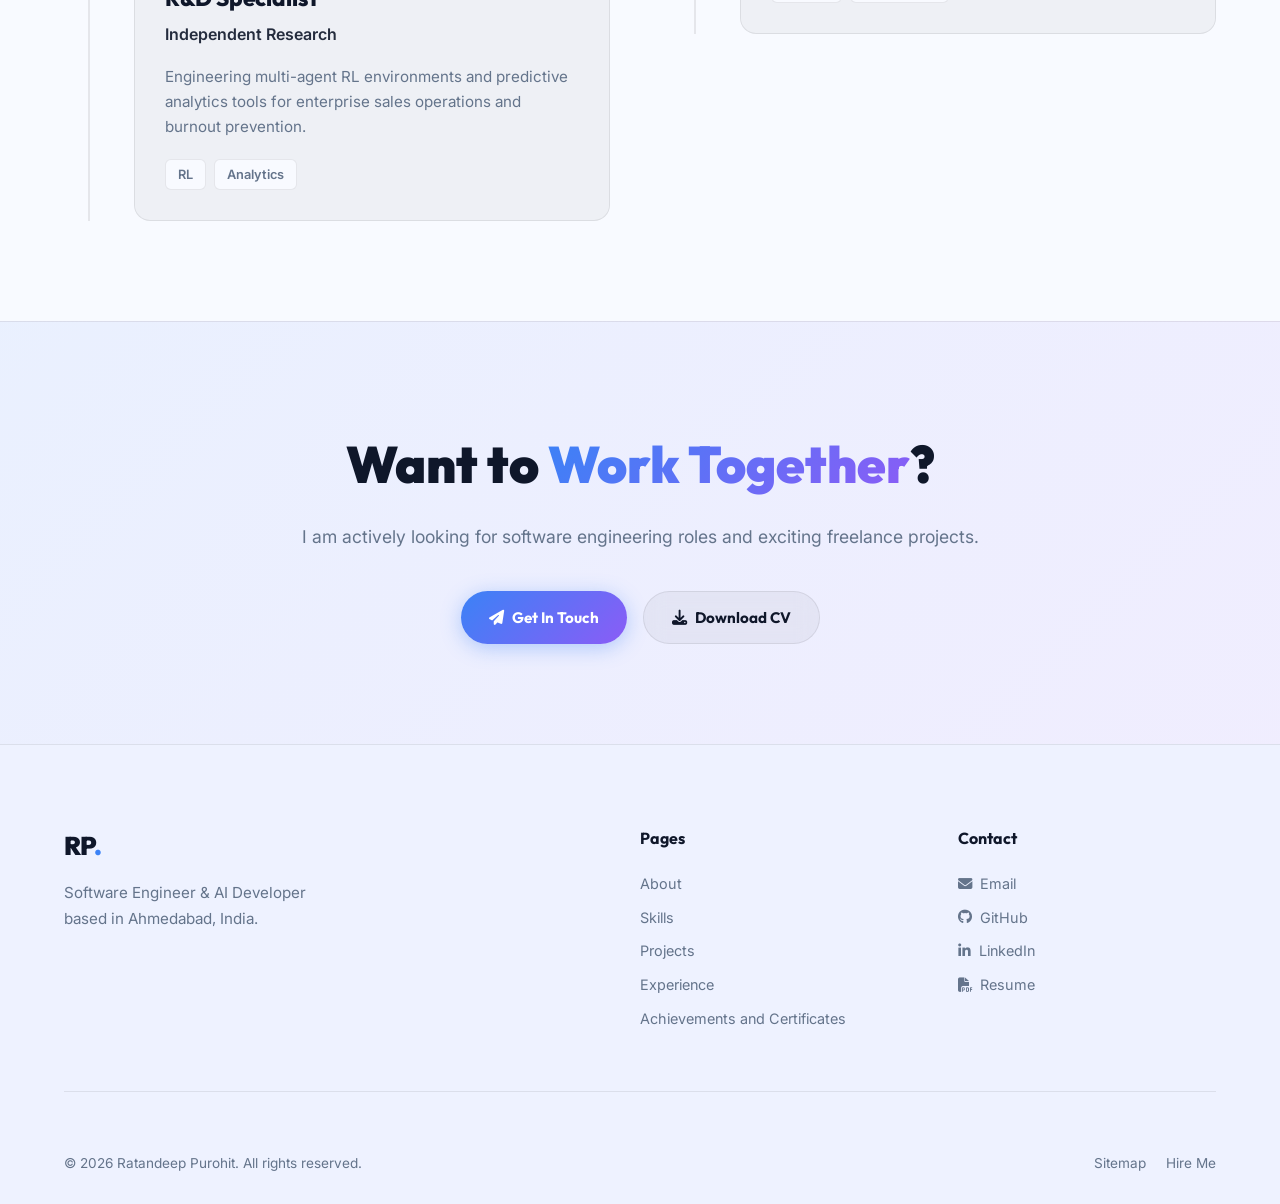
<file: experience.html>
<!DOCTYPE html>
<html lang="en">

<head>
    <meta charset="UTF-8">
    <meta name="viewport" content="width=device-width, initial-scale=1.0">
    <meta http-equiv="X-UA-Compatible" content="ie=edge">

    <!-- Primary SEO -->
    <title>Education & Experience | Ratandeep Purohit</title>
    <meta name="title" content="Education & Experience | Ratandeep Purohit">
    <meta name="description"
        content="Academic background and professional journey of Ratandeep Purohit, featuring Senior Software Engineering roles and MCA/BCA degrees.">
    <meta name="keywords"
        content="Ratandeep Purohit, Education, Experience, MCA, Senior Software Engineer, Glassentials">
    <meta name="author" content="Ratandeep Purohit">
    <link rel="canonical" href="https://ratandeep-purohit.github.io/Portfolio/experience.html">

    <!-- Open Graph -->
    <meta property="og:type" content="website">
    <meta property="og:url" content="https://ratandeep-purohit.github.io/Portfolio/experience.html">
    <meta property="og:title" content="Education & Experience | Ratandeep Purohit">
    <meta property="og:description"
        content="Detailed timeline of Ratandeep Purohit's academic journey, certifications, and senior-level software development experience.">
    <meta property="og:image" content="https://ratandeep-purohit.github.io/Portfolio/photos/pic.jpg">

    <!-- Twitter -->
    <meta name="twitter:card" content="summary_large_image">
    <meta name="twitter:url" content="https://ratandeep-purohit.github.io/Portfolio/experience.html">
    <meta name="twitter:title" content="Education & Experience | Ratandeep Purohit">
    <meta name="twitter:description"
        content="Detailed timeline of Ratandeep Purohit's academic journey, certifications, and senior-level software development experience.">
    <meta name="twitter:image" content="https://ratandeep-purohit.github.io/Portfolio/photos/pic.jpg">

    <!-- Fonts -->
    <link rel="preconnect" href="https://fonts.googleapis.com">
    <link rel="preconnect" href="https://fonts.gstatic.com" crossorigin>
    <link
        href="https://fonts.googleapis.com/css2?family=Inter:wght@300;400;500;600;700&family=Outfit:wght@300;400;600;700;800;900&display=swap"
        rel="stylesheet">

    <!-- Font Awesome -->
    <link rel="stylesheet" href="https://cdnjs.cloudflare.com/ajax/libs/font-awesome/6.4.0/css/all.min.css"
        media="print" onload="this.media='all'">
    <noscript>
        <link rel="stylesheet" href="https://cdnjs.cloudflare.com/ajax/libs/font-awesome/6.4.0/css/all.min.css">
    </noscript>

    <!-- Stylesheet -->
    <link rel="stylesheet" href="style.css?v=4.1">
</head>

<body class="dark-theme">

    <!-- Theme Toggle -->
    <button class="theme-toggle" id="theme-toggle" aria-label="Toggle Dark/Light Mode">
        <i class="fas fa-moon"></i>
    </button>

    <!-- ═══════════════════════ HEADER / NAV ═══════════════════════ -->
    <header class="header" id="header">
        <nav class="navbar container">
            <a href="index.html" class="logo" aria-label="Home">RP<span class="dot">.</span></a>
            <ul class="nav-links" id="navLinks">
                <li><a href="index.html">Home</a></li>
                <li><a href="about-ratandeep.html">Profile</a></li>
                <li><a href="about.html">About</a></li>
                <li><a href="skills.html">Skills</a></li>
                <li><a href="projects.html">Projects</a></li>
                <li><a href="experience.html" class="active">Education & Experience</a></li>
                <li><a href="achievements.html">Achievements and Certificates</a></li>
                <li><a href="contact.html" class="nav-cta">Hire Me</a></li>
            </ul>
            <button class="hamburger" id="hamburger" aria-label="Toggle menu">
                <span></span><span></span><span></span>
            </button>
        </nav>
    </header>

    <main>
        <!-- ═══════════════════════ PAGE HERO ═══════════════════════ -->
        <section class="page-hero" aria-label="Experience Hero Section">
            <div class="orb orb-1"></div>
            <div class="orb orb-2"></div>

            <div class="container page-hero-container">
                <span class="section-badge" data-aos="fade-down">The Path So Far</span>
                <h1 class="page-title" data-aos="fade-up" data-aos-delay="100">Education & <span
                        class="gradient-text">Experience</span></h1>
                <p class="page-subtitle" data-aos="fade-up" data-aos-delay="200">
                    A timeline of my professional experience, academic background, and continuous pursuit of mastering
                    Software Engineering and Artificial Intelligence.
                </p>
            </div>
        </section>

        <!-- ═══════════════════════ SPLIT JOURNEY GRID ═══════════════════════ -->
        <section class="section" aria-label="Education and Experience Journey">
            <div class="container">
                <div class="journey-split-grid">

                    <!-- Left Column: Professional Experience -->
                    <div class="journey-column" data-aos="fade-right">
                        <div class="column-header">
                            <i class="fas fa-briefcase"></i>
                            <h2>Professional <span class="gradient-text">Experience</span></h2>
                        </div>

                        <div class="journey-path">
                            <!-- Glassentials -->
                            <div class="journey-node">
                                <div class="journey-icon-wrap bg-blue">
                                    <i class="fas fa-shield-halved"></i>
                                </div>
                                <div class="journey-content">
                                    <div class="journey-date">Mar 2026 — Present</div>
                                    <h3>Senior Software Engineer</h3>
                                    <h4 class="university-name">Glassentials · Full-time</h4>
                                    <p>Leading the architecture and development of enterprise-scale internal systems.
                                        Responsible for end-to-end backend engineering, cloud deployment strategies, and
                                        high-level system design decisions.</p>
                                    <div class="journey-bullet-points">
                                        <li><i class="fas fa-check-circle"></i> Leading core system architecture and
                                            development</li>
                                        <li><i class="fas fa-check-circle"></i> Managing end-to-end backend, deployment,
                                            and scaling</li>
                                        <li><i class="fas fa-check-circle"></i> Spearheading key technical design
                                            decisions</li>
                                    </div>
                                    <div class="journey-tags">
                                        <span>AWS</span><span>System Architecture</span><span>Scaling</span>
                                    </div>
                                </div>
                            </div>

                            <div class="journey-node">
                                <div class="journey-icon-wrap">
                                    <i class="fas fa-code"></i>
                                </div>
                                <div class="journey-content">
                                    <div class="journey-date">2022 — Present</div>
                                    <h3>Independent Developer</h3>
                                    <h4 class="university-name">Freelance & Open Source</h4>
                                    <p>Building high-performance AI systems and full-stack platforms using the MERN
                                        stack and Python ecosystem. Focus on scalability and security.</p>
                                    <div class="journey-tags">
                                        <span>AI Systems</span><span>Full Stack</span>
                                    </div>
                                </div>
                            </div>

                            <div class="journey-node">
                                <div class="journey-icon-wrap">
                                    <i class="fas fa-microchip"></i>
                                </div>
                                <div class="journey-content">
                                    <div class="journey-date">2022 — 2024</div>
                                    <h3>R&D Specialist</h3>
                                    <h4 class="university-name">Independent Research</h4>
                                    <p>Engineering multi-agent RL environments and predictive analytics tools for
                                        enterprise sales operations and burnout prevention.</p>
                                    <div class="journey-tags">
                                        <span>RL</span><span>Analytics</span>
                                    </div>
                                </div>
                            </div>
                        </div>
                    </div>

                    <!-- Right Column: Academic Education -->
                    <div class="journey-column" data-aos="fade-left">
                        <div class="column-header">
                            <i class="fas fa-graduation-cap"></i>
                            <h2>Academic <span class="gradient-text">Education</span></h2>
                        </div>

                        <div class="journey-path">
                            <div class="journey-node">
                                <div class="journey-icon-wrap bg-purple">
                                    <i class="fas fa-university"></i>
                                </div>
                                <div class="journey-content">
                                    <div class="journey-date">2025 — 2027</div>
                                    <h3>Master of Computer Applications</h3>
                                    <h4 class="university-name">Silver Oak University</h4>
                                    <p>Deep specialization in Software Architecture and Cloud-Native deployments.
                                        Exploring the frontiers of Intelligent Systems.</p>
                                    <div class="journey-tags">
                                        <span>MCA</span><span>Cloud Architecture</span>
                                    </div>
                                </div>
                            </div>

                            <div class="journey-node">
                                <div class="journey-icon-wrap">
                                    <i class="fas fa-scroll"></i>
                                </div>
                                <div class="journey-content">
                                    <div class="journey-date">2022 — 2025</div>
                                    <h3>Bachelor of Computer Applications</h3>
                                    <h4 class="university-name">Shree Jain PG College</h4>
                                    <p>Graduated with a 7.72 CGPA. Built foundational expertise in DSA, OOPs, and
                                        Database Management Systems.</p>
                                    <div class="journey-tags">
                                        <span>BCA</span><span>DSA</span>
                                    </div>
                                </div>
                            </div>

                            <div class="journey-node">
                                <div class="journey-icon-wrap bg-blue">
                                    <i class="fas fa-award"></i>
                                </div>
                                <div class="journey-content">
                                    <div class="journey-date">Nov 2025</div>
                                    <h3>Advanced Python Cert</h3>
                                    <h4 class="university-name">Scaler Topics</h4>
                                    <p>Specialized training in Asynchronous Programming and core Network Protocols
                                        (TCP/UDP, HTTP/S).</p>
                                    <div class="journey-tags">
                                        <span>Python</span><span>Networking</span>
                                    </div>
                                </div>
                            </div>
                        </div>
                    </div>

                </div>
            </div>
        </section>

        <!-- ═══════════════════════ CTA BANNER ═══════════════════════ -->
        <section class="cta-banner" aria-label="Call to Action">
            <div class="container">
                <div class="cta-banner-inner" data-aos="zoom-in">
                    <h2>Want to <span class="gradient-text">Work Together</span>?</h2>
                    <p>I am actively looking for software engineering roles and exciting freelance projects.</p>
                    <div class="cta-banner-btns">
                        <a href="contact.html" class="btn btn-primary"><i class="fas fa-paper-plane"></i> Get In
                            Touch</a>
                        <a href="resume.pdf" class="btn btn-ghost" download><i class="fas fa-download"></i> Download
                            CV</a>
                    </div>
                </div>
            </div>
        </section>

    </main>

    <!-- ═══════════════════════ FOOTER ═══════════════════════ -->
    <footer class="footer" aria-label="Site Footer">
        <div class="container">
            <div class="footer-top">
                <div class="footer-brand">
                    <div class="logo">RP<span class="dot">.</span></div>
                    <p>Software Engineer & AI Developer<br>based in Ahmedabad, India.</p>
                </div>
                <div class="footer-nav-col">
                    <h4>Pages</h4>
                    <ul>
                        <li><a href="about.html">About</a></li>
                        <li><a href="skills.html">Skills</a></li>
                        <li><a href="projects.html">Projects</a></li>
                        <li><a href="experience.html">Experience</a></li>
                        <li><a href="achievements.html">Achievements and Certificates</a></li>
                    </ul>
                </div>
                <div class="footer-nav-col">
                    <h4>Contact</h4>
                    <ul>
                        <li><a href="mailto:Rajatpurohit183@gmail.com"><i class="fas fa-envelope"></i> Email</a></li>
                        <li><a href="https://github.com/Ratandeep-purohit" target="_blank"><i class="fab fa-github"></i>
                                GitHub</a></li>
                        <li><a href="https://www.linkedin.com/in/ratandeep-purohit-ab0309304/" target="_blank"><i
                                    class="fab fa-linkedin-in"></i> LinkedIn</a></li>
                        <li><a href="resume.pdf" download><i class="fas fa-file-pdf"></i> Resume</a></li>
                    </ul>
                </div>
            </div>
            <div class="footer-bottom">
                <p>&copy; <span id="current-year"></span> Ratandeep Purohit. All rights reserved.</p>
                <div class="footer-bottom-links">
                    <a href="sitemap.xml">Sitemap</a>
                    <a href="contact.html">Hire Me</a>
                </div>
            </div>
        </div>
    </footer>

    <script src="script.js?v=4.0" defer></script>
</body>

</html>
</file>
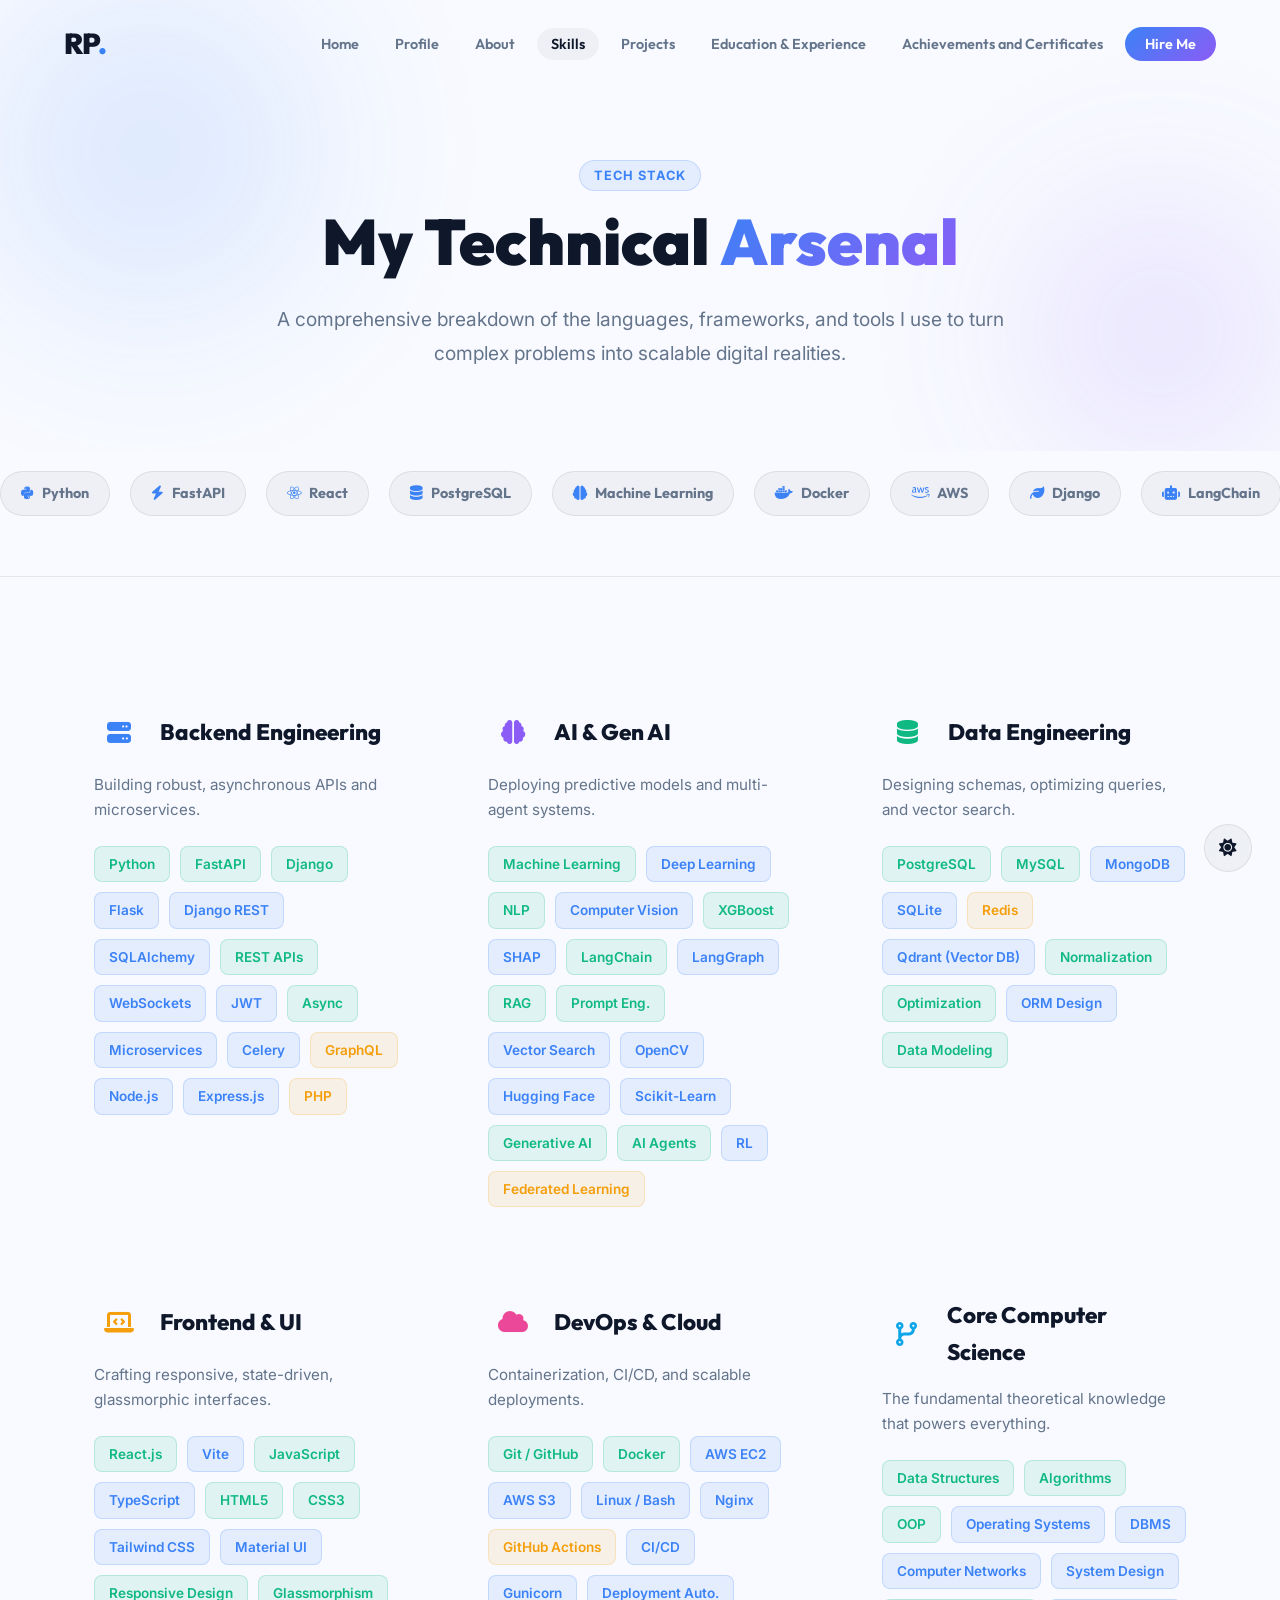
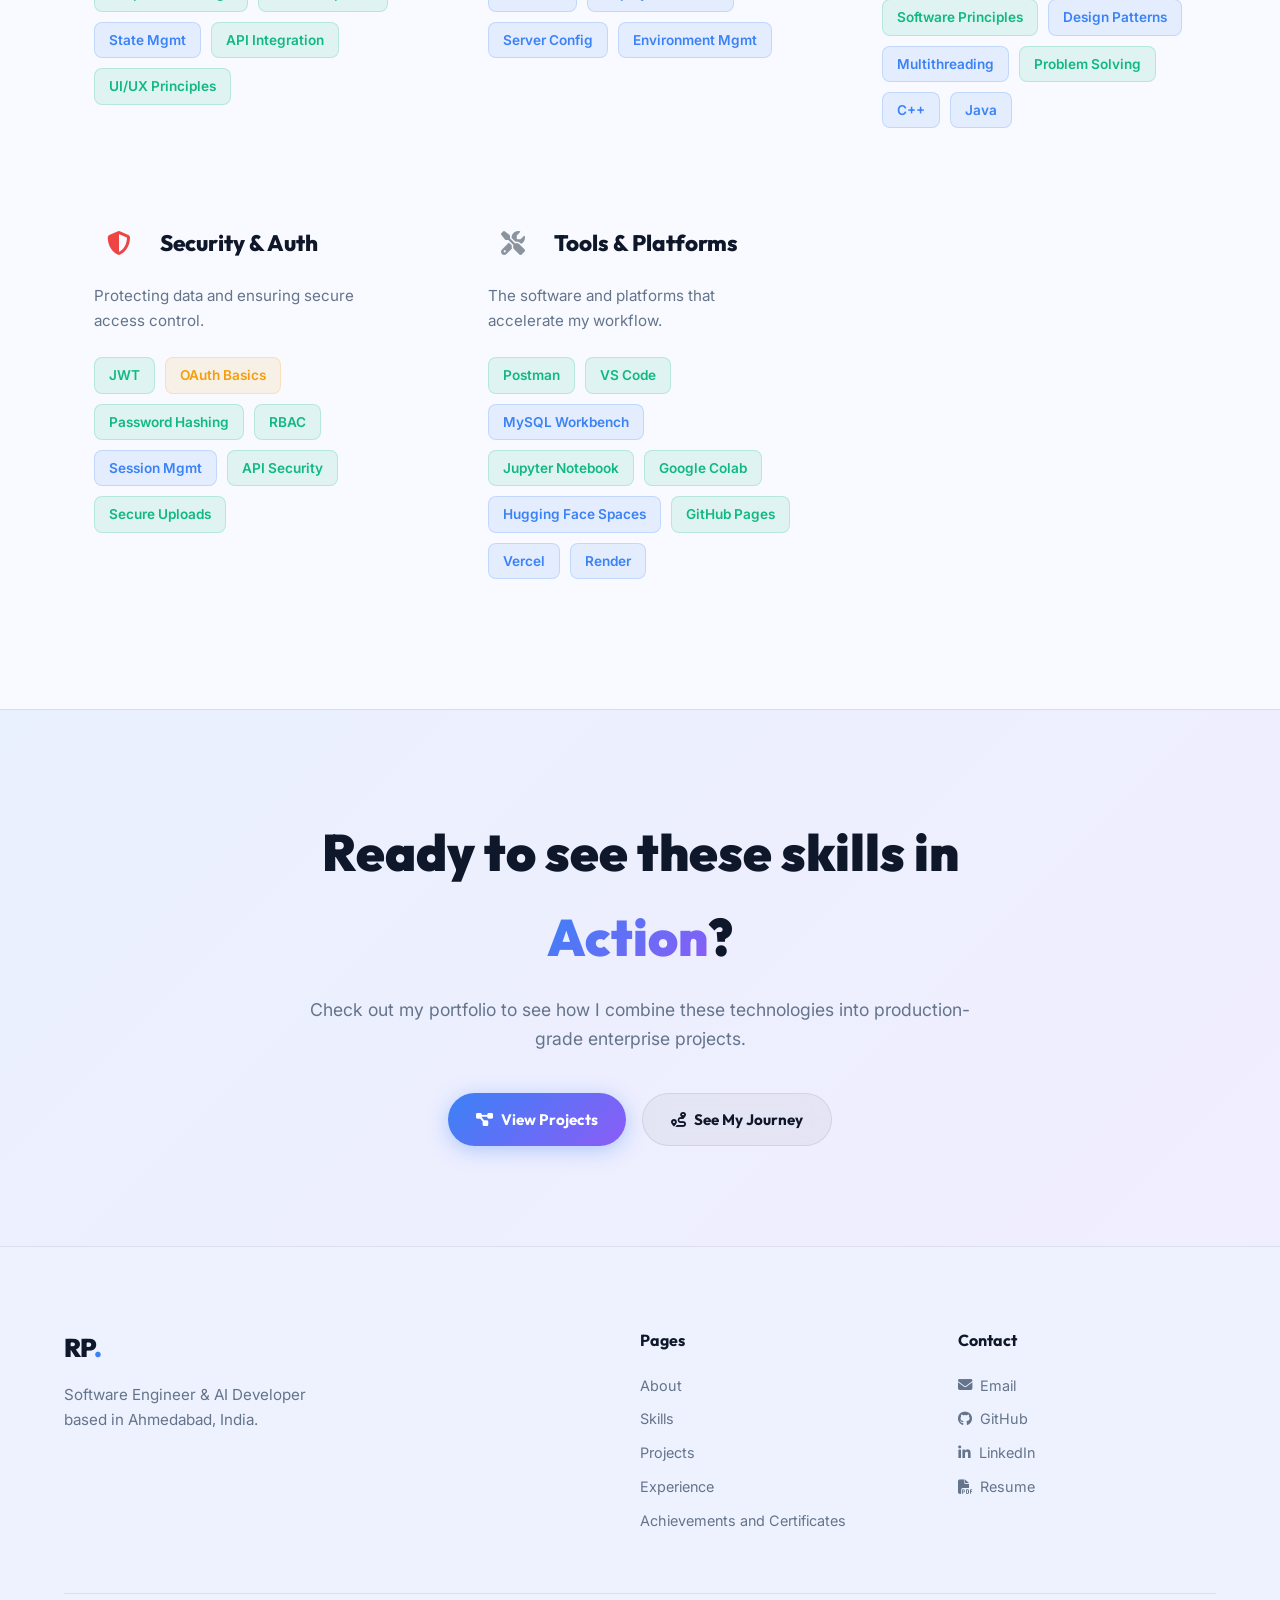
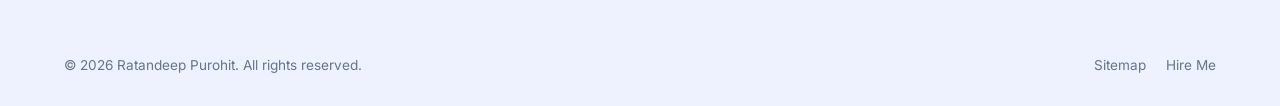
<file: skills.html>
<!DOCTYPE html>
<html lang="en">

<head>
    <meta charset="UTF-8">
    <meta name="viewport" content="width=device-width, initial-scale=1.0">
    <meta http-equiv="X-UA-Compatible" content="ie=edge">

    <!-- Primary SEO -->
    <title>Technical Skills | Ratandeep Purohit</title>
    <meta name="title" content="Technical Skills | Ratandeep Purohit">
    <meta name="description"
        content="Explore the technical arsenal of Ratandeep Purohit: Python, FastAPI, React, Machine Learning, Docker, and Cloud Native deployments.">
    <meta name="keywords"
        content="Ratandeep Purohit, Technical Skills, Python, Machine Learning, React, FastAPI, Django, Docker, AWS">
    <meta name="author" content="Ratandeep Purohit">
    <link rel="canonical" href="https://ratandeep-purohit.github.io/Portfolio/skills.html">

    <!-- Open Graph -->
    <meta property="og:type" content="website">
    <meta property="og:url" content="https://ratandeep-purohit.github.io/Portfolio/skills.html">
    <meta property="og:title" content="Technical Skills | Ratandeep Purohit">
    <meta property="og:description"
        content="Explore the technical arsenal of Ratandeep Purohit: Python, FastAPI, React, Machine Learning, Docker, and Cloud Native deployments.">
    <meta property="og:image" content="https://ratandeep-purohit.github.io/Portfolio/photos/pic.jpg">

    <!-- Twitter -->
    <meta name="twitter:card" content="summary_large_image">
    <meta name="twitter:url" content="https://ratandeep-purohit.github.io/Portfolio/skills.html">
    <meta name="twitter:title" content="Technical Skills | Ratandeep Purohit">
    <meta name="twitter:description" content="Explore the technical arsenal of Ratandeep Purohit.">
    <meta name="twitter:image" content="https://ratandeep-purohit.github.io/Portfolio/photos/pic.jpg">

    <!-- Fonts -->
    <link rel="preconnect" href="https://fonts.googleapis.com">
    <link rel="preconnect" href="https://fonts.gstatic.com" crossorigin>
    <link
        href="https://fonts.googleapis.com/css2?family=Inter:wght@300;400;500;600;700&family=Outfit:wght@300;400;600;700;800;900&display=swap"
        rel="stylesheet">

    <!-- Font Awesome -->
    <link rel="stylesheet" href="https://cdnjs.cloudflare.com/ajax/libs/font-awesome/6.4.0/css/all.min.css"
        media="print" onload="this.media='all'">
    <noscript>
        <link rel="stylesheet" href="https://cdnjs.cloudflare.com/ajax/libs/font-awesome/6.4.0/css/all.min.css">
    </noscript>

    <!-- Stylesheet -->
    <link rel="stylesheet" href="style.css?v=4.1">
</head>

<body class="dark-theme">

    <!-- Theme Toggle -->
    <button class="theme-toggle" id="theme-toggle" aria-label="Toggle Dark/Light Mode">
        <i class="fas fa-moon"></i>
    </button>

    <!-- ═══════════════════════ HEADER / NAV ═══════════════════════ -->
    <header class="header" id="header">
        <nav class="navbar container">
            <a href="index.html" class="logo" aria-label="Home">RP<span class="dot">.</span></a>
            <ul class="nav-links" id="navLinks">
                <li><a href="index.html">Home</a></li>
                <li><a href="about-ratandeep.html">Profile</a></li>
                <li><a href="about.html">About</a></li>
                <li><a href="skills.html" class="active">Skills</a></li>
                <li><a href="projects.html">Projects</a></li>
                <li><a href="experience.html">Education & Experience</a></li>
                <li><a href="achievements.html">Achievements and Certificates</a></li>
                <li><a href="contact.html" class="nav-cta">Hire Me</a></li>
            </ul>
            <button class="hamburger" id="hamburger" aria-label="Toggle menu">
                <span></span><span></span><span></span>
            </button>
        </nav>
    </header>

    <main>
        <!-- ═══════════════════════ PAGE HERO ═══════════════════════ -->
        <section class="page-hero" aria-label="Skills Hero Section">
            <div class="orb orb-1"></div>
            <div class="orb orb-2"></div>
            
            <div class="container page-hero-container">
                <span class="section-badge" data-aos="fade-down">Tech Stack</span>
                <h1 class="page-title" data-aos="fade-up" data-aos-delay="100">My Technical <span class="gradient-text">Arsenal</span></h1>
                <p class="page-subtitle" data-aos="fade-up" data-aos-delay="200">
                    A comprehensive breakdown of the languages, frameworks, and tools I use to turn complex problems into scalable digital realities.
                </p>
            </div>
        </section>

        <!-- ═══════════════════════ INFINITE MARQUEE (Dynamic Movement) ═══════════════════════ -->
        <div class="marquee-section" style="padding: 20px 0 60px;">
            <div class="marquee-container">
                <div class="marquee-track">
                    <!-- Duplicate list for seamless infinite scrolling -->
                    <div class="marquee-item"><i class="fab fa-python"></i> Python</div>
                    <div class="marquee-item"><i class="fas fa-bolt"></i> FastAPI</div>
                    <div class="marquee-item"><i class="fab fa-react"></i> React</div>
                    <div class="marquee-item"><i class="fas fa-database"></i> PostgreSQL</div>
                    <div class="marquee-item"><i class="fas fa-brain"></i> Machine Learning</div>
                    <div class="marquee-item"><i class="fab fa-docker"></i> Docker</div>
                    <div class="marquee-item"><i class="fab fa-aws"></i> AWS</div>
                    <div class="marquee-item"><i class="fas fa-leaf"></i> Django</div>
                    <div class="marquee-item"><i class="fas fa-robot"></i> LangChain</div>
                    <div class="marquee-item"><i class="fab fa-git-alt"></i> Git</div>
                    <div class="marquee-item"><i class="fas fa-search"></i> Qdrant</div>
                    <!-- Duplicates -->
                    <div class="marquee-item"><i class="fab fa-python"></i> Python</div>
                    <div class="marquee-item"><i class="fas fa-bolt"></i> FastAPI</div>
                    <div class="marquee-item"><i class="fab fa-react"></i> React</div>
                    <div class="marquee-item"><i class="fas fa-database"></i> PostgreSQL</div>
                    <div class="marquee-item"><i class="fas fa-brain"></i> Machine Learning</div>
                    <div class="marquee-item"><i class="fab fa-docker"></i> Docker</div>
                    <div class="marquee-item"><i class="fab fa-aws"></i> AWS</div>
                    <div class="marquee-item"><i class="fas fa-leaf"></i> Django</div>
                    <div class="marquee-item"><i class="fas fa-robot"></i> LangChain</div>
                    <div class="marquee-item"><i class="fab fa-git-alt"></i> Git</div>
                    <div class="marquee-item"><i class="fas fa-search"></i> Qdrant</div>
                </div>
            </div>
        </div>

        <!-- ═══════════════════════ SKILLS GRID ═══════════════════════ -->
        <section class="section" aria-label="Skills Breakdown">
            <div class="container">
                <div class="skills-grid" style="display: grid; grid-template-columns: repeat(auto-fit, minmax(320px, 1fr)); gap: 30px;">
                    
                    <!-- Box 1: Backend -->
                    <div class="skill-card-premium glass-card" data-aos="fade-up" data-aos-delay="0">
                        <div class="skill-card-header">
                            <div class="skill-card-icon"><i class="fas fa-server"></i></div>
                            <h3>Backend Engineering</h3>
                        </div>
                        <p class="skill-card-desc">Building robust, asynchronous APIs and microservices.</p>
                        <div class="skill-tags-group">
                            <span class="skill-tag advanced">Python</span>
                            <span class="skill-tag advanced">FastAPI</span>
                            <span class="skill-tag advanced">Django</span>
                            <span class="skill-tag intermediate">Flask</span>
                            <span class="skill-tag intermediate">Django REST</span>
                            <span class="skill-tag intermediate">SQLAlchemy</span>
                            <span class="skill-tag advanced">REST APIs</span>
                            <span class="skill-tag intermediate">WebSockets</span>
                            <span class="skill-tag intermediate">JWT</span>
                            <span class="skill-tag advanced">Async</span>
                            <span class="skill-tag intermediate">Microservices</span>
                            <span class="skill-tag intermediate">Celery</span>
                            <span class="skill-tag basic">GraphQL</span>
                            <span class="skill-tag intermediate">Node.js</span>
                            <span class="skill-tag intermediate">Express.js</span>
                            <span class="skill-tag basic">PHP</span>
                        </div>
                    </div>

                    <!-- Box 2: AI & ML -->
                    <div class="skill-card-premium glass-card" data-aos="fade-up" data-aos-delay="100">
                        <div class="skill-card-header">
                            <div class="skill-card-icon" style="color: #8b5cf6;"><i class="fas fa-brain"></i></div>
                            <h3>AI & Gen AI</h3>
                        </div>
                        <p class="skill-card-desc">Deploying predictive models and multi-agent systems.</p>
                        <div class="skill-tags-group">
                            <span class="skill-tag advanced">Machine Learning</span>
                            <span class="skill-tag intermediate">Deep Learning</span>
                            <span class="skill-tag advanced">NLP</span>
                            <span class="skill-tag intermediate">Computer Vision</span>
                            <span class="skill-tag advanced">XGBoost</span>
                            <span class="skill-tag intermediate">SHAP</span>
                            <span class="skill-tag advanced">LangChain</span>
                            <span class="skill-tag intermediate">LangGraph</span>
                            <span class="skill-tag advanced">RAG</span>
                            <span class="skill-tag advanced">Prompt Eng.</span>
                            <span class="skill-tag intermediate">Vector Search</span>
                            <span class="skill-tag intermediate">OpenCV</span>
                            <span class="skill-tag intermediate">Hugging Face</span>
                            <span class="skill-tag intermediate">Scikit-Learn</span>
                            <span class="skill-tag advanced">Generative AI</span>
                            <span class="skill-tag advanced">AI Agents</span>
                            <span class="skill-tag intermediate">RL</span>
                            <span class="skill-tag basic">Federated Learning</span>
                        </div>
                    </div>

                    <!-- Box 3: Databases -->
                    <div class="skill-card-premium glass-card" data-aos="fade-up" data-aos-delay="200">
                        <div class="skill-card-header">
                            <div class="skill-card-icon" style="color: #10b981;"><i class="fas fa-database"></i></div>
                            <h3>Data Engineering</h3>
                        </div>
                        <p class="skill-card-desc">Designing schemas, optimizing queries, and vector search.</p>
                        <div class="skill-tags-group">
                            <span class="skill-tag advanced">PostgreSQL</span>
                            <span class="skill-tag advanced">MySQL</span>
                            <span class="skill-tag intermediate">MongoDB</span>
                            <span class="skill-tag intermediate">SQLite</span>
                            <span class="skill-tag basic">Redis</span>
                            <span class="skill-tag intermediate">Qdrant (Vector DB)</span>
                            <span class="skill-tag advanced">Normalization</span>
                            <span class="skill-tag advanced">Optimization</span>
                            <span class="skill-tag intermediate">ORM Design</span>
                            <span class="skill-tag advanced">Data Modeling</span>
                        </div>
                    </div>

                    <!-- Box 4: Frontend -->
                    <div class="skill-card-premium glass-card" data-aos="fade-up" data-aos-delay="0">
                        <div class="skill-card-header">
                            <div class="skill-card-icon" style="color: #f59e0b;"><i class="fas fa-laptop-code"></i></div>
                            <h3>Frontend & UI</h3>
                        </div>
                        <p class="skill-card-desc">Crafting responsive, state-driven, glassmorphic interfaces.</p>
                        <div class="skill-tags-group">
                            <span class="skill-tag advanced">React.js</span>
                            <span class="skill-tag intermediate">Vite</span>
                            <span class="skill-tag advanced">JavaScript</span>
                            <span class="skill-tag intermediate">TypeScript</span>
                            <span class="skill-tag advanced">HTML5</span>
                            <span class="skill-tag advanced">CSS3</span>
                            <span class="skill-tag intermediate">Tailwind CSS</span>
                            <span class="skill-tag intermediate">Material UI</span>
                            <span class="skill-tag advanced">Responsive Design</span>
                            <span class="skill-tag advanced">Glassmorphism</span>
                            <span class="skill-tag intermediate">State Mgmt</span>
                            <span class="skill-tag advanced">API Integration</span>
                            <span class="skill-tag advanced">UI/UX Principles</span>
                        </div>
                    </div>

                    <!-- Box 5: DevOps & Cloud -->
                    <div class="skill-card-premium glass-card" data-aos="fade-up" data-aos-delay="100">
                        <div class="skill-card-header">
                            <div class="skill-card-icon" style="color: #ec4899;"><i class="fas fa-cloud"></i></div>
                            <h3>DevOps & Cloud</h3>
                        </div>
                        <p class="skill-card-desc">Containerization, CI/CD, and scalable deployments.</p>
                        <div class="skill-tags-group">
                            <span class="skill-tag advanced">Git / GitHub</span>
                            <span class="skill-tag advanced">Docker</span>
                            <span class="skill-tag intermediate">AWS EC2</span>
                            <span class="skill-tag intermediate">AWS S3</span>
                            <span class="skill-tag intermediate">Linux / Bash</span>
                            <span class="skill-tag intermediate">Nginx</span>
                            <span class="skill-tag basic">GitHub Actions</span>
                            <span class="skill-tag intermediate">CI/CD</span>
                            <span class="skill-tag intermediate">Gunicorn</span>
                            <span class="skill-tag intermediate">Deployment Auto.</span>
                            <span class="skill-tag intermediate">Server Config</span>
                            <span class="skill-tag intermediate">Environment Mgmt</span>
                        </div>
                    </div>

                    <!-- Box 6: Core CS -->
                    <div class="skill-card-premium glass-card" data-aos="fade-up" data-aos-delay="200">
                        <div class="skill-card-header">
                            <div class="skill-card-icon" style="color: #0ea5e9;"><i class="fas fa-code-branch"></i></div>
                            <h3>Core Computer Science</h3>
                        </div>
                        <p class="skill-card-desc">The fundamental theoretical knowledge that powers everything.</p>
                        <div class="skill-tags-group">
                            <span class="skill-tag advanced">Data Structures</span>
                            <span class="skill-tag advanced">Algorithms</span>
                            <span class="skill-tag advanced">OOP</span>
                            <span class="skill-tag intermediate">Operating Systems</span>
                            <span class="skill-tag intermediate">DBMS</span>
                            <span class="skill-tag intermediate">Computer Networks</span>
                            <span class="skill-tag intermediate">System Design</span>
                            <span class="skill-tag advanced">Software Principles</span>
                            <span class="skill-tag intermediate">Design Patterns</span>
                            <span class="skill-tag intermediate">Multithreading</span>
                            <span class="skill-tag advanced">Problem Solving</span>
                            <span class="skill-tag intermediate">C++</span>
                            <span class="skill-tag intermediate">Java</span>
                        </div>
                    </div>

                    <!-- Box 7: Security -->
                    <div class="skill-card-premium glass-card" data-aos="fade-up" data-aos-delay="0">
                        <div class="skill-card-header">
                            <div class="skill-card-icon" style="color: #ef4444;"><i class="fas fa-shield-alt"></i></div>
                            <h3>Security & Auth</h3>
                        </div>
                        <p class="skill-card-desc">Protecting data and ensuring secure access control.</p>
                        <div class="skill-tags-group">
                            <span class="skill-tag advanced">JWT</span>
                            <span class="skill-tag basic">OAuth Basics</span>
                            <span class="skill-tag advanced">Password Hashing</span>
                            <span class="skill-tag advanced">RBAC</span>
                            <span class="skill-tag intermediate">Session Mgmt</span>
                            <span class="skill-tag advanced">API Security</span>
                            <span class="skill-tag advanced">Secure Uploads</span>
                        </div>
                    </div>

                    <!-- Box 8: Tools -->
                    <div class="skill-card-premium glass-card" data-aos="fade-up" data-aos-delay="100">
                        <div class="skill-card-header">
                            <div class="skill-card-icon" style="color: #8b949e;"><i class="fas fa-tools"></i></div>
                            <h3>Tools & Platforms</h3>
                        </div>
                        <p class="skill-card-desc">The software and platforms that accelerate my workflow.</p>
                        <div class="skill-tags-group">
                            <span class="skill-tag advanced">Postman</span>
                            <span class="skill-tag advanced">VS Code</span>
                            <span class="skill-tag intermediate">MySQL Workbench</span>
                            <span class="skill-tag advanced">Jupyter Notebook</span>
                            <span class="skill-tag advanced">Google Colab</span>
                            <span class="skill-tag intermediate">Hugging Face Spaces</span>
                            <span class="skill-tag advanced">GitHub Pages</span>
                            <span class="skill-tag intermediate">Vercel</span>
                            <span class="skill-tag intermediate">Render</span>
                        </div>
                    </div>

                </div>
            </div>
        </section>

        <!-- ═══════════════════════ CTA BANNER ═══════════════════════ -->
        <section class="cta-banner" aria-label="Call to Action">
            <div class="container">
                <div class="cta-banner-inner" data-aos="zoom-in">
                    <h2>Ready to see these skills in <span class="gradient-text">Action</span>?</h2>
                    <p>Check out my portfolio to see how I combine these technologies into production-grade enterprise projects.</p>
                    <div class="cta-banner-btns">
                        <a href="projects.html" class="btn btn-primary"><i class="fas fa-project-diagram"></i> View Projects</a>
                        <a href="experience.html" class="btn btn-ghost"><i class="fas fa-route"></i> See My Journey</a>
                    </div>
                </div>
            </div>
        </section>

    </main>

    <!-- ═══════════════════════ FOOTER ═══════════════════════ -->
    <footer class="footer" aria-label="Site Footer">
        <div class="container">
            <div class="footer-top">
                <div class="footer-brand">
                    <div class="logo">RP<span class="dot">.</span></div>
                    <p>Software Engineer & AI Developer<br>based in Ahmedabad, India.</p>
                </div>
                <div class="footer-nav-col">
                    <h4>Pages</h4>
                    <ul>
                        <li><a href="about.html">About</a></li>
                        <li><a href="skills.html">Skills</a></li>
                        <li><a href="projects.html">Projects</a></li>
                        <li><a href="experience.html">Experience</a></li>
                        <li><a href="achievements.html">Achievements and Certificates</a></li>
                    </ul>
                </div>
                <div class="footer-nav-col">
                    <h4>Contact</h4>
                    <ul>
                        <li><a href="mailto:Rajatpurohit183@gmail.com"><i class="fas fa-envelope"></i> Email</a></li>
                        <li><a href="https://github.com/Ratandeep-purohit" target="_blank"><i class="fab fa-github"></i>
                                GitHub</a></li>
                        <li><a href="https://www.linkedin.com/in/ratandeep-purohit-ab0309304/" target="_blank"><i
                                    class="fab fa-linkedin-in"></i> LinkedIn</a></li>
                        <li><a href="resume.pdf" download><i class="fas fa-file-pdf"></i> Resume</a></li>
                    </ul>
                </div>
            </div>
            <div class="footer-bottom">
                <p>&copy; <span id="current-year"></span> Ratandeep Purohit. All rights reserved.</p>
                <div class="footer-bottom-links">
                    <a href="sitemap.xml">Sitemap</a>
                    <a href="contact.html">Hire Me</a>
                </div>
            </div>
        </div>
    </footer>

    <script src="script.js?v=4.0" defer></script>
</body>

</html>
</file>
<file: style.css>
/* =====================================================
   ROOT VARIABLES
===================================================== */
:root {
    --bg: #080c14;
    --bg2: #0d1117;
    --surface: rgba(255,255,255,0.04);
    --border: rgba(255,255,255,0.08);
    --text: #f0f4ff;
    --muted: #8892a4;
    --blue: #3b82f6;
    --purple: #8b5cf6;
    --green: #10b981;
    --pink: #ec4899;
    --grad: linear-gradient(135deg, #3b82f6, #8b5cf6);
    --grad2: linear-gradient(135deg, #8b5cf6, #10b981);
    --shadow: 0 8px 40px rgba(0,0,0,0.4);
    --font-h: 'Outfit', sans-serif;
    --font-b: 'Inter', sans-serif;
    --ease: cubic-bezier(0.4,0,0.2,1);
}
body.light-theme {
    --bg: #f8faff;
    --bg2: #eef2ff;
    --surface: rgba(0,0,0,0.04);
    --border: rgba(0,0,0,0.08);
    --text: #0f172a;
    --muted: #64748b;
    --shadow: 0 8px 40px rgba(0,0,0,0.1);
}

/* =====================================================
   RESET
===================================================== */
*,*::before,*::after { margin:0; padding:0; box-sizing:border-box; }
html { scroll-behavior:smooth; scroll-padding-top:80px; }
body { font-family:var(--font-b); background:var(--bg); color:var(--text); line-height:1.65; overflow-x:hidden; transition:background .4s, color .4s; }
a { text-decoration:none; color:inherit; }
img { display:block; max-width:100%; }
ul { list-style:none; }
button { cursor:pointer; font-family:inherit; }

/* =====================================================
   SCROLLBAR
===================================================== */
::-webkit-scrollbar { width:6px; }
::-webkit-scrollbar-track { background:var(--bg); }
::-webkit-scrollbar-thumb { background:var(--grad); border-radius:3px; }


/* =====================================================
   UTILITIES
===================================================== */
.container { max-width:1200px; margin:0 auto; padding:0 24px; }
.section { padding:100px 0; }
.gradient-text { background:var(--grad); -webkit-background-clip:text; background-clip:text; -webkit-text-fill-color:transparent; }
.section-badge { display:inline-block; padding:4px 14px; border-radius:20px; font-size:.8rem; font-weight:700; text-transform:uppercase; letter-spacing:1px; background:rgba(59,130,246,0.1); color:var(--blue); border:1px solid rgba(59,130,246,0.2); margin-bottom:16px; }
.section-title { font-family:var(--font-h); font-size:clamp(2rem,4vw,3rem); font-weight:800; margin-bottom:12px; line-height:1.1; }
.section-subtitle { color:var(--muted); font-size:1.1rem; max-width:540px; }
.section-header { margin-bottom:60px; }
.section-cta { text-align:center; margin-top:50px; }

/* Buttons */
.btn { display:inline-flex; align-items:center; gap:8px; padding:13px 28px; border-radius:50px; font-family:var(--font-h); font-weight:700; font-size:.95rem; transition:all .3s var(--ease); border:none; outline:none; }
.btn-primary { background:var(--grad); color:#fff; box-shadow:0 4px 20px rgba(59,130,246,.35); }
.btn-primary:hover { transform:translateY(-2px); box-shadow:0 8px 30px rgba(59,130,246,.5); }
.btn-ghost { background:var(--surface); color:var(--text); border:1px solid var(--border); backdrop-filter:blur(10px); }
.btn-ghost:hover { border-color:var(--blue); color:var(--blue); transform:translateY(-2px); }
.btn-outline { background:transparent; color:var(--text); border:1.5px solid var(--border); }
.btn-outline:hover { border-color:var(--blue); color:var(--blue); transform:translateY(-2px); }

/* =====================================================
   HEADER / NAVBAR
===================================================== */
.header { position:fixed; top:0; left:0; width:100%; z-index:1000; padding:20px 0; transition:all .4s var(--ease); }
.header.scrolled { background:rgba(8,12,20,0.9); backdrop-filter:blur(20px); border-bottom:1px solid var(--border); padding:12px 0; }
body.light-theme .header.scrolled { background:rgba(248,250,255,0.9); }
.navbar { display:flex; justify-content:space-between; align-items:center; }
.logo { font-family:var(--font-h); font-size:1.8rem; font-weight:900; letter-spacing:-1px; }
.logo .dot { color:var(--blue); }
.nav-links { display:flex; gap:8px; align-items:center; }
.nav-links a { font-family:var(--font-h); font-weight:600; font-size:.9rem; color:var(--muted); padding:7px 14px; border-radius:30px; transition:all .25s; }
.nav-links a:hover,.nav-links a.active { color:var(--text); background:var(--surface); }
.nav-cta { background:var(--grad) !important; color:#fff !important; padding:8px 20px !important; }
.nav-cta:hover { box-shadow:0 4px 20px rgba(59,130,246,.4); transform:translateY(-1px); }
.theme-toggle { position:fixed; bottom:28px; right:28px; z-index:500; width:48px; height:48px; border-radius:50%; background:var(--surface); border:1px solid var(--border); backdrop-filter:blur(10px); color:var(--text); font-size:1.1rem; display:flex; align-items:center; justify-content:center; transition:all .3s; }
.theme-toggle:hover { border-color:var(--blue); color:var(--blue); transform:scale(1.1) rotate(15deg); }
.hamburger { display:none; flex-direction:column; gap:5px; background:none; border:none; padding:4px; }
.hamburger span { display:block; width:24px; height:2px; background:var(--text); border-radius:2px; transition:.3s; }
.hamburger.open span:nth-child(1) { transform:translateY(7px) rotate(45deg); }
.hamburger.open span:nth-child(2) { opacity:0; }
.hamburger.open span:nth-child(3) { transform:translateY(-7px) rotate(-45deg); }

/* =====================================================
   HERO
===================================================== */
.hero { min-height:100vh; display:flex; flex-direction:column; justify-content:center; position:relative; overflow:hidden; padding-top:90px; }
.hero-bg-grid { position:absolute; inset:0; background-image:linear-gradient(var(--border) 1px,transparent 1px),linear-gradient(90deg,var(--border) 1px,transparent 1px); background-size:60px 60px; mask-image:radial-gradient(ellipse at center,black 30%,transparent 80%); opacity:.4; z-index:0; }
.orb { position:absolute; border-radius:50%; filter:blur(80px); opacity:.2; animation:orbFloat 15s ease-in-out infinite alternate; z-index:0; }
.orb-1 { width:500px; height:500px; background:radial-gradient(circle,var(--blue),transparent 70%); top:-100px; left:-100px; animation-delay:0s; }
.orb-2 { width:400px; height:400px; background:radial-gradient(circle,var(--purple),transparent 70%); bottom:-80px; right:-80px; animation-delay:-5s; }
.orb-3 { width:300px; height:300px; background:radial-gradient(circle,var(--green),transparent 70%); top:50%; left:50%; animation-delay:-10s; opacity:.1; }
@keyframes orbFloat { 0%{transform:translate(0,0) scale(1);} 100%{transform:translate(40px,40px) scale(1.1);} }
.hero-container { display:grid; grid-template-columns:1fr 1fr; gap:60px; align-items:center; position:relative; z-index:1; }
.hero-available-badge { display:inline-flex; align-items:center; gap:8px; padding:6px 16px; border-radius:30px; border:1px solid rgba(16,185,129,.3); background:rgba(16,185,129,.07); color:var(--green); font-weight:600; font-size:.85rem; margin-bottom:24px; }
.available-dot { width:8px; height:8px; border-radius:50%; background:var(--green); animation:pulse 2s infinite; }
@keyframes pulse { 0%,100%{box-shadow:0 0 0 0 rgba(16,185,129,.5);} 70%{box-shadow:0 0 0 8px transparent;} }
.hero-name { font-family:var(--font-h); font-size:clamp(3.5rem,6vw,6rem); font-weight:900; line-height:1.05; letter-spacing:-2px; margin-bottom:20px; }
.hero-roles { display:flex; align-items:center; font-family:var(--font-h); font-size:clamp(1.3rem,2.5vw,1.9rem); font-weight:700; color:var(--muted); margin-bottom:24px; }
.typing-text { color:var(--purple); min-width:2px; }
.cursor-blink { color:var(--purple); animation:blink 1s step-end infinite; }
@keyframes blink { 0%,100%{opacity:1;} 50%{opacity:0;} }
.hero-tagline { font-size:1.25rem; color:var(--muted); max-width:600px; margin-bottom:40px; line-height:1.7; }
.hero-tagline strong { color:var(--text); }
.hero-cta { display:flex; gap:14px; flex-wrap:wrap; margin-bottom:36px; }
.hero-socials { display:flex; gap:12px; flex-wrap:wrap; }
.social-pill { display:inline-flex; align-items:center; gap:7px; padding:7px 16px; border-radius:30px; background:var(--surface); border:1px solid var(--border); color:var(--muted); font-size:.88rem; font-weight:600; transition:all .25s; }
.social-pill:hover { border-color:var(--blue); color:var(--blue); transform:translateY(-2px); }

/* Profile Photo */
.hero-photo { display:flex; justify-content:center; align-items:center; }
.photo-wrapper { position:relative; width:380px; height:380px; }
.spin-ring { position:absolute; inset:-15px; width:calc(100% + 30px); height:calc(100% + 30px); animation:spin 8s linear infinite; }
@keyframes spin { 0%{transform:rotate(0deg);} 100%{transform:rotate(360deg);} }
.profile-img { width:100%; height:100%; object-fit:cover; border-radius:50%; border:4px solid var(--bg); position:relative; z-index:1; box-shadow:0 20px 60px rgba(0,0,0,0.5); }
.tech-pill { position:absolute; display:flex; align-items:center; gap:7px; padding:8px 16px; border-radius:30px; background:var(--bg2); border:1px solid var(--border); backdrop-filter:blur(12px); font-size:.82rem; font-weight:700; font-family:var(--font-h); white-space:nowrap; box-shadow:var(--shadow); z-index:10; animation:pillFloat 3s ease-in-out infinite alternate; }
.pill-1 { top:10%; left:-20%; color:#3776AB; animation-delay:0s; }
.pill-2 { top:80%; left:-15%; color:var(--purple); animation-delay:.8s; }
.pill-3 { top:15%; right:-15%; color:#61DAFB; animation-delay:1.6s; }
.pill-4 { top:70%; right:-20%; color:#2496ED; animation-delay:2.4s; }
@keyframes pillFloat { 0%{transform:translateY(0);} 100%{transform:translateY(-14px);} }
.scroll-down { position:absolute; bottom:36px; left:50%; transform:translateX(-50%); display:flex; flex-direction:column; align-items:center; gap:6px; color:var(--muted); font-size:.8rem; font-weight:600; letter-spacing:1px; animation:scrollBounce 2s infinite; z-index:1; }
.scroll-down i { font-size:1.1rem; }
@keyframes scrollBounce { 0%,100%{transform:translate(-50%,0);} 50%{transform:translate(-50%,8px);} }

/* =====================================================
   STATS
===================================================== */
.stats-section { padding:60px 0; background:var(--bg2); border-top:1px solid var(--border); border-bottom:1px solid var(--border); }
.stats-grid { display:grid; grid-template-columns:repeat(4,1fr); gap:1px; background:var(--border); border:1px solid var(--border); border-radius:20px; overflow:hidden; }
.stat-card { background:var(--bg2); padding:40px 24px; text-align:center; transition:background .3s; }
.stat-card:hover { background:var(--surface); }
.stat-icon-wrap { width:52px; height:52px; border-radius:14px; background:rgba(59,130,246,.1); color:var(--blue); font-size:1.4rem; display:flex; align-items:center; justify-content:center; margin:0 auto 16px; }
.stat-number { font-family:var(--font-h); font-size:2.8rem; font-weight:900; background:var(--grad); -webkit-background-clip:text; background-clip:text; -webkit-text-fill-color:transparent; line-height:1; margin-bottom:6px; }
.stat-label { color:var(--muted); font-size:.9rem; font-weight:500; }

/* =====================================================
   MARQUEE
===================================================== */
.marquee-section { padding:40px 0; overflow:hidden; border-bottom:1px solid var(--border); }
.marquee-label { text-align:center; color:var(--muted); font-size:.8rem; font-weight:700; text-transform:uppercase; letter-spacing:2px; margin-bottom:20px; }
.marquee-track-wrapper { overflow:hidden; mask-image:linear-gradient(90deg,transparent,black 15%,black 85%,transparent); }
.marquee-track { display:flex; gap:20px; width:max-content; animation:marquee 30s linear infinite; }
.marquee-track-wrapper:hover .marquee-track { animation-play-state:paused; }
@keyframes marquee { 0%{transform:translateX(0);} 100%{transform:translateX(-50%);} }
.marquee-item { display:flex; align-items:center; gap:8px; padding:10px 20px; border-radius:30px; background:var(--surface); border:1px solid var(--border); font-family:var(--font-h); font-weight:700; font-size:.9rem; white-space:nowrap; transition:.2s; color:var(--muted); }
.marquee-item i { color:var(--blue); }
.marquee-item:hover { border-color:var(--blue); color:var(--text); }

/* =====================================================
   PROJECTS
===================================================== */
.projects-grid { display:grid; grid-template-columns:repeat(3,1fr); gap:24px; }
.project-card { background:var(--surface); border:1px solid var(--border); border-radius:20px; overflow:hidden; transition:all .4s var(--ease); display:flex; flex-direction:column; height: 100%; }
.project-card:hover { transform:translateY(-8px); border-color:rgba(59,130,246,.4); box-shadow:0 20px 50px rgba(0,0,0,.35),0 0 0 1px rgba(59,130,246,.15); }
.project-img-wrap { position:relative; overflow:hidden; height:240px; width: 100%; }
.project-img-wrap img { width:100%; height:100%; object-fit:cover; transition:transform .6s var(--ease); }
.project-card:hover .project-img-wrap img { transform:scale(1.05); }
.project-category-tag { position:absolute; top:14px; right:14px; padding:5px 12px; border-radius:20px; background:rgba(0,0,0,.7); backdrop-filter:blur(8px); color:#fff; font-size:.78rem; font-weight:700; border:1px solid rgba(255,255,255,.15); }
.project-body { padding:28px; display:flex; flex-direction:column; flex:1; }
.project-body h3 { font-family:var(--font-h); font-size:1.4rem; font-weight:800; margin-bottom:12px; }
.project-body p { color:var(--muted); font-size:.95rem; line-height:1.7; flex:1; margin-bottom:20px; }
.project-body strong { color:var(--text); }
.project-tags { display:flex; flex-wrap:wrap; gap:8px; margin-bottom:20px; }
.project-tags span { font-size:.78rem; padding:4px 12px; border-radius:6px; background:rgba(59,130,246,.1); color:var(--blue); font-weight:600; border:1px solid rgba(59,130,246,.2); }
.project-links-row { display:flex; gap:10px; margin-top:auto; }
.proj-link-btn { display:inline-flex; align-items:center; gap:6px; padding:9px 18px; border-radius:30px; font-size:.85rem; font-weight:700; background:var(--grad); color:#fff; transition:.25s; }
.proj-link-btn:hover { transform:translateY(-2px); box-shadow:0 6px 20px rgba(59,130,246,.4); }
.proj-link-secondary { background:var(--surface); color:var(--text); border:1px solid var(--border); }
.proj-link-secondary:hover { border-color:var(--blue); color:var(--blue); box-shadow:none; }

.project-featured { grid-column: span 3; flex-direction: row; }
.project-featured .project-img-wrap { width: 55%; height: auto; min-height: 380px; }
.project-featured .project-body { width: 45%; padding: 50px 40px; justify-content: center; }
.project-featured .project-body h3 { font-size: 2rem; margin-bottom: 16px; }
.project-featured .project-body p { font-size: 1.1rem; }

/* =====================================================
   ABOUT SECTION
===================================================== */
.about-section { background: var(--bg2); border-top: 1px solid var(--border); border-bottom: 1px solid var(--border); position: relative; }
.about-grid { display: grid; grid-template-columns: 1.1fr 0.9fr; gap: 80px; align-items: center; }
.about-teaser-grid { display: grid; grid-template-columns: 1.1fr 0.9fr; gap: 60px; align-items: center; }
.about-text .bio-content p { color: var(--muted); font-size: 1.1rem; margin-bottom: 24px; line-height: 1.8; }
.about-text .bio-content strong { color: var(--text); font-weight: 700; }
.about-cta-row { display: flex; gap: 16px; margin-top: 32px; flex-wrap: wrap; }

/* ── Premium About Image ── */
.premium-img-wrapper {
    position: relative;
    width: 100%;
    max-width: 500px;
    margin: 0 auto;
    border-radius: 24px;
    z-index: 1;
}
.premium-img-backdrop {
    position: absolute;
    inset: 0;
    border-radius: 24px;
    background: var(--grad);
    opacity: 0.15;
    filter: blur(20px);
    transform: translateY(10px) scale(0.95);
    z-index: -1;
    transition: all 0.5s var(--ease);
}
.premium-img-wrapper:hover .premium-img-backdrop {
    opacity: 0.25;
    transform: translateY(15px) scale(0.98);
    filter: blur(25px);
}
.premium-img {
    width: 100%;
    height: 450px;
    object-fit: cover;
    border-radius: 24px;
    display: block;
    border: 1px solid var(--border);
    box-shadow: var(--shadow);
    transition: transform 0.5s var(--ease), box-shadow 0.5s var(--ease);
}
.premium-img-wrapper:hover .premium-img {
    transform: translateY(-8px);
    box-shadow: 0 20px 50px rgba(0,0,0,0.15);
}


.about-visual { position: relative; }
.info-card-mini { position: absolute; bottom: 30px; right: -20px; background: rgba(20, 25, 35, 0.9); border: 1px solid var(--border); padding: 18px; border-radius: 20px; display: flex; flex-direction: column; gap: 14px; box-shadow: 0 20px 40px rgba(0,0,0,0.4); backdrop-filter: blur(20px); z-index: 10; animation: profileFloat 6s ease-in-out infinite; }
.mini-stat { display: flex; align-items: center; gap: 12px; font-family: var(--font-h); font-weight: 700; font-size: 0.9rem; color: #ffffff; }
.mini-stat i { color: var(--blue); font-size: 1.1rem; }

@keyframes profileFloat { 0%, 100% { transform: translateY(0); } 50% { transform: translateY(-10px); } }

.code-window { background: #0d1117; border: 1px solid var(--border); border-radius: 12px; overflow: hidden; box-shadow: 0 25px 50px -12px rgba(0, 0, 0, 0.5); width: 100%; max-width: 500px; margin: 0 auto; font-family: 'Consolas', 'Monaco', 'Courier New', monospace; font-size: 0.9rem; line-height: 1.5; position: relative; z-index: 1; }
.code-header { background: rgba(255, 255, 255, 0.05); padding: 12px 16px; display: flex; align-items: center; border-bottom: 1px solid var(--border); }
.code-dots { display: flex; gap: 6px; }
.code-dots .dot { width: 12px; height: 12px; border-radius: 50%; }
.code-dots .red { background: #ff5f56; }
.code-dots .yellow { background: #ffbd2e; }
.code-dots .green { background: #27c93f; }
.code-title { color: var(--muted); margin-left: 20px; font-size: 0.85rem; font-family: var(--font-b); }
.code-body { padding: 20px; color: #c9d1d9; overflow-x: auto; }
.code-body pre { margin: 0; }
.code-body .keyword { color: #ff7b72; }
.code-body .class-name { color: #ffa657; }
.code-body .function { color: #d2a8ff; }
.code-body .string { color: #a5d6ff; }
.code-body .comment { color: #8b949e; font-style: italic; }

/* =====================================================
   PRODUCTS SECTION
===================================================== */
.products-section { background: var(--bg2); border-top: 1px solid var(--border); border-bottom: 1px solid var(--border); }
.products-grid { display: grid; grid-template-columns: 1fr 1fr; gap: 28px; }

.product-card {
    background: var(--surface);
    border: 1px solid var(--border);
    border-radius: 24px;
    overflow: hidden;
    display: flex;
    flex-direction: column;
    transition: transform 0.4s var(--ease), border-color 0.4s var(--ease), box-shadow 0.4s var(--ease);
}
.product-card:hover {
    transform: translateY(-8px);
    border-color: rgba(59,130,246,0.35);
    box-shadow: 0 28px 60px rgba(0,0,0,0.4), 0 0 0 1px rgba(59,130,246,0.12);
}

/* Screenshot */
.product-screenshot-wrap {
    position: relative;
    overflow: hidden;
    height: 270px;
    background: var(--bg);
    flex-shrink: 0;
}
.product-screenshot-wrap img {
    width: 100%;
    height: 100%;
    object-fit: cover;
    object-position: top left;
    transition: transform 0.6s var(--ease);
    display: block;
}
.product-card:hover .product-screenshot-wrap img { transform: scale(1.04); }

/* Live badge (top-left) */
.product-live-badge {
    position: absolute;
    top: 14px;
    left: 14px;
    display: inline-flex;
    align-items: center;
    gap: 6px;
    padding: 5px 12px;
    border-radius: 30px;
    background: rgba(16,185,129,0.14);
    border: 1px solid rgba(16,185,129,0.3);
    color: var(--green);
    font-size: 0.76rem;
    font-weight: 700;
    letter-spacing: 0.4px;
    backdrop-filter: blur(10px);
}
.product-live-dot {
    width: 6px;
    height: 6px;
    border-radius: 50%;
    background: var(--green);
    animation: pulse 2s infinite;
}

/* Category tag (top-right) */
.product-overlay-tag {
    position: absolute;
    top: 14px;
    right: 14px;
    padding: 5px 12px;
    border-radius: 20px;
    background: rgba(0,0,0,0.65);
    backdrop-filter: blur(8px);
    color: #fff;
    font-size: 0.76rem;
    font-weight: 700;
    border: 1px solid rgba(255,255,255,0.12);
}

/* Body */
.product-body {
    padding: 34px;
    display: flex;
    flex-direction: column;
    flex: 1;
}
.product-type-tag {
    font-size: 0.76rem;
    font-weight: 700;
    text-transform: uppercase;
    letter-spacing: 1px;
    color: var(--blue);
    margin-bottom: 10px;
    opacity: 0.85;
}
.product-body h3 {
    font-family: var(--font-h);
    font-size: 1.7rem;
    font-weight: 800;
    margin-bottom: 14px;
    line-height: 1.15;
}
.product-body > p {
    color: var(--muted);
    font-size: 0.97rem;
    line-height: 1.75;
    margin-bottom: 24px;
    flex-grow: 1;
}

/* Feature list */
.product-features {
    list-style: none;
    padding: 0;
    margin: 0 0 28px 0;
    display: grid;
    grid-template-columns: 1fr 1fr;
    gap: 10px 16px;
    border-top: 1px solid var(--border);
    padding-top: 20px;
}
.product-features li {
    display: flex;
    align-items: center;
    gap: 8px;
    color: var(--muted);
    font-size: 0.87rem;
    font-weight: 500;
}
.product-features li i {
    color: var(--green);
    font-size: 0.75rem;
    flex-shrink: 0;
}

/* CTA button */
.product-cta { margin-top: auto; }
.btn-product {
    display: inline-flex;
    align-items: center;
    gap: 9px;
    padding: 13px 26px;
    border-radius: 50px;
    font-family: var(--font-h);
    font-weight: 700;
    font-size: 0.92rem;
    background: var(--grad);
    color: #fff;
    transition: all 0.3s var(--ease);
    box-shadow: 0 4px 18px rgba(59,130,246,0.28);
    border: none;
}
.btn-product:hover {
    transform: translateY(-2px);
    box-shadow: 0 8px 30px rgba(59,130,246,0.48);
}
.btn-product i { font-size: 0.82rem; }

/* =====================================================
   CTA BANNER
===================================================== */
.cta-banner { padding:100px 0; background:linear-gradient(135deg,rgba(59,130,246,.08),rgba(139,92,246,.08)); border-top:1px solid var(--border); }
.cta-banner-inner { text-align:center; max-width:700px; margin:0 auto; }
.cta-banner-inner h2 { font-family:var(--font-h); font-size:clamp(2rem,4vw,3.2rem); font-weight:900; margin-bottom:16px; }
.cta-banner-inner p { color:var(--muted); font-size:1.1rem; margin-bottom:40px; }
.cta-banner-btns { display:flex; gap:16px; justify-content:center; flex-wrap:wrap; }

/* =====================================================
   FOOTER
===================================================== */
.footer { background:var(--bg2); border-top:1px solid var(--border); padding:80px 0 30px; }
.footer-top { display:grid; grid-template-columns:2fr 1fr 1fr; gap:60px; margin-bottom:60px; padding-bottom:60px; border-bottom:1px solid var(--border); }
.footer-brand .logo { font-family:var(--font-h); font-size:1.6rem; font-weight:900; margin-bottom:12px; }
.footer-brand p { color:var(--muted); font-size:.95rem; line-height:1.7; margin-top:10px; }
.footer-nav-col h4 { font-family:var(--font-h); font-weight:700; margin-bottom:20px; }
.footer-nav-col ul { display:flex; flex-direction:column; gap:10px; }
.footer-nav-col a { color:var(--muted); font-size:.9rem; transition:.2s; display:flex; align-items:center; gap:8px; }
.footer-nav-col a:hover { color:var(--blue); }
.footer-bottom { display:flex; justify-content:space-between; align-items:center; color:var(--muted); font-size:.85rem; }
.footer-bottom-links { display:flex; gap:20px; }
.footer-bottom-links a { color:var(--muted); transition:.2s; }
.footer-bottom-links a:hover { color:var(--blue); }

/* =====================================================
   ABOUT PAGE COMPONENTS
===================================================== */
.page-hero { padding: 160px 0 80px; text-align: center; position: relative; overflow: hidden; }
.page-hero-container { max-width: 800px; position: relative; z-index: 1; }
.page-title { font-family: var(--font-h); font-size: clamp(2.5rem, 5vw, 4.5rem); font-weight: 900; line-height: 1.1; margin-bottom: 24px; }
.page-subtitle { color: var(--muted); font-size: 1.2rem; line-height: 1.8; margin: 0 auto; }

/* Journey Timeline */
.journey-split-grid { display: grid; grid-template-columns: 1fr 1fr; gap: 60px; margin-top: 40px; }
.journey-column .column-header { display: flex; align-items: center; gap: 15px; margin-bottom: 40px; padding-bottom: 15px; border-bottom: 1px solid var(--border); }
.journey-column .column-header i { font-size: 1.6rem; color: var(--blue); }
.journey-column .column-header h2 { font-family: var(--font-h); font-size: 1.8rem; font-weight: 800; }

.journey-path { position: relative; max-width: 800px; margin: 0 auto; padding: 0; }
.journey-path::before { content: ''; position: absolute; left: 24px; top: 0; bottom: 0; width: 2px; background: var(--border); }
.journey-node { position: relative; margin-bottom: 40px; padding-left: 70px; }
.journey-node:last-child { margin-bottom: 0; }
.journey-icon-wrap { position: absolute; left: 0; top: 0; width: 50px; height: 50px; border-radius: 50%; background: rgba(59,130,246,0.1); border: 2px solid var(--bg); display: flex; align-items: center; justify-content: center; font-size: 1.2rem; color: var(--blue); z-index: 2; box-shadow: 0 0 0 4px var(--bg); }
.journey-icon-wrap.bg-blue { background: rgba(59,130,246,0.15); color: var(--blue); }
.journey-icon-wrap.bg-purple { background: rgba(139,92,246,0.15); color: var(--purple); }
.journey-content { padding: 30px; background: var(--surface); border: 1px solid var(--border); border-radius: 16px; }
.journey-date { font-family: var(--font-h); color: var(--blue); font-weight: 700; font-size: 0.9rem; margin-bottom: 8px; letter-spacing: 1px; }
.journey-content h3 { font-family: var(--font-h); font-size: 1.4rem; font-weight: 800; margin-bottom: 4px; }
.university-name { color: var(--text); font-weight: 600; font-size: 1rem; margin-bottom: 16px; opacity: 0.9; }
.journey-content p { color: var(--muted); font-size: 0.95rem; margin-bottom: 20px; }
.journey-bullet-points { list-style: none; padding: 0; margin: 0 0 20px 0; }
.journey-bullet-points li { display: flex; align-items: flex-start; gap: 10px; color: var(--muted); font-size: 0.9rem; margin-bottom: 10px; }
.journey-bullet-points li i { color: var(--blue); font-size: 0.85rem; margin-top: 4px; }
.journey-content strong { color: var(--text); }
.journey-tags { display: flex; flex-wrap: wrap; gap: 8px; }
.journey-tags span { background: var(--bg); border: 1px solid var(--border); padding: 4px 12px; border-radius: 6px; font-size: 0.8rem; font-weight: 600; color: var(--muted); }

/* Bento Grid */
.bento-grid { display: grid; grid-template-columns: repeat(3, 1fr); gap: 24px; }
.bento-box { background: var(--surface); border: 1px solid var(--border); border-radius: 24px; padding: 40px 30px; transition: transform 0.3s; }
.bento-box:hover { transform: translateY(-5px); border-color: rgba(59,130,246,0.3); }
.bento-large { grid-column: span 2; grid-row: span 2; }
.bento-wide { grid-column: span 2; }
.bento-icon { font-size: 2.5rem; background: var(--grad); -webkit-background-clip: text; background-clip: text; -webkit-text-fill-color: transparent; margin-bottom: 24px; }
.bento-box h3 { font-family: var(--font-h); font-size: 1.5rem; font-weight: 800; margin-bottom: 16px; }
.bento-large h3 { font-size: 2rem; }
.bento-box p { color: var(--muted); font-size: 1rem; line-height: 1.7; }

/* Interests Grid */
.interests-grid { display: grid; grid-template-columns: repeat(3, 1fr); gap: 24px; }
.interest-card { text-align: center; padding: 40px 30px; background: var(--bg2); border: 1px solid var(--border); border-radius: 20px; transition: 0.3s; }
.interest-card:hover { background: var(--surface); transform: translateY(-5px); }
.interest-icon { width: 70px; height: 70px; margin: 0 auto 24px; display: flex; align-items: center; justify-content: center; font-size: 2rem; background: rgba(59,130,246,0.1); border-radius: 50%; color: var(--blue); }
.interest-card h3 { font-family: var(--font-h); font-size: 1.3rem; font-weight: 800; margin-bottom: 12px; }
.interest-card p { color: var(--muted); font-size: 0.95rem; }

/* =====================================================
   ACHIEVEMENTS PAGE COMPONENTS
===================================================== */
.featured-achievement-card { background: var(--surface); border: 1px solid var(--border); border-radius: 24px; overflow: hidden; margin-bottom: 60px; box-shadow: 0 40px 100px -20px rgba(0,0,0,0.5); }
.feat-ach-grid { display: grid; grid-template-columns: 1fr 1.2fr; }
.feat-ach-img { position: relative; height: 100%; min-height: 400px; }
.feat-ach-img img { width: 100%; height: 100%; object-fit: cover; }
.feat-ach-overlay { position: absolute; bottom: 0; left: 0; right: 0; padding: 30px; background: linear-gradient(to top, rgba(0,0,0,0.8), transparent); color: #fff; font-weight: 700; }
.feat-ach-content { padding: 50px; display: flex; flex-direction: column; justify-content: center; }
.feat-ach-badge { background: var(--blue); color: #fff; padding: 8px 20px; font-weight: 800; font-size: 0.85rem; text-transform: uppercase; letter-spacing: 1px; }
.feat-ach-partners { display: flex; align-items: center; gap: 15px; color: var(--muted); font-size: 0.9rem; font-weight: 700; margin-bottom: 20px; }
.feat-ach-partners i { color: var(--blue); font-size: 1.2rem; }
.feat-ach-content h3 { font-family: var(--font-h); font-size: 2.2rem; font-weight: 900; line-height: 1.2; margin-bottom: 16px; }
.feat-ach-stats { font-family: var(--font-h); font-size: 1.5rem; font-weight: 800; color: var(--blue); margin-bottom: 20px; }
.feat-ach-stats .muted { color: var(--muted); font-size: 0.9rem; font-weight: 500; }
.feat-ach-desc { color: var(--muted); font-size: 1.1rem; line-height: 1.8; margin-bottom: 30px; }
.feat-ach-tags { display: flex; flex-wrap: wrap; gap: 10px; }
.feat-ach-tags span { background: rgba(59,130,246,0.1); color: var(--blue); padding: 6px 16px; border-radius: 30px; font-size: 0.85rem; font-weight: 700; border: 1px solid rgba(59,130,246,0.2); }

.achievements-premium-grid { display: grid; grid-template-columns: repeat(3, 1fr); gap: 24px; }
.ach-card-premium { background: var(--surface); border: 1px solid var(--border); border-radius: 20px; padding: 40px 30px; display: flex; gap: 24px; transition: 0.3s var(--ease); }
.ach-card-premium:hover { transform: translateY(-8px); border-color: var(--blue); }
.ach-icon { width: 60px; height: 60px; border-radius: 16px; background: rgba(59,130,246,0.1); color: var(--blue); display: flex; align-items: center; justify-content: center; font-size: 1.8rem; flex-shrink: 0; }
.ach-info h3 { font-family: var(--font-h); font-size: 1.3rem; font-weight: 800; margin-bottom: 12px; }
.ach-info p { color: var(--muted); font-size: 0.95rem; line-height: 1.7; margin-bottom: 20px; }
.ach-metric { display: inline-block; padding: 6px 14px; background: var(--bg2); border: 1px solid var(--border); border-radius: 8px; font-size: 0.85rem; font-weight: 700; color: var(--text); }

/* =====================================================
   CONTACT PAGE COMPONENTS
===================================================== */
.contact-premium-grid { display: grid; grid-template-columns: 1fr 1fr; gap: 60px; align-items: start; }
.contact-grid-title { font-family: var(--font-h); font-size: 2.2rem; font-weight: 900; margin-bottom: 40px; }
.channel-card { display: flex; gap: 24px; padding: 30px; margin-bottom: 24px; transition: 0.3s; }
.channel-card:hover { transform: translateX(10px); border-color: var(--blue); }
.channel-icon { width: 56px; height: 56px; border-radius: 14px; background: rgba(59,130,246,0.1); color: var(--blue); display: flex; align-items: center; justify-content: center; font-size: 1.5rem; flex-shrink: 0; }
.channel-info h4 { font-family: var(--font-h); font-size: 1.2rem; font-weight: 800; margin-bottom: 4px; }
.channel-info a { color: var(--blue); font-weight: 700; font-size: 1.1rem; text-decoration: none; }
.channel-info p { color: var(--muted); font-size: 0.9rem; margin-top: 8px; }

.action-card-premium { padding: 50px; text-align: center; border-radius: 30px; position: sticky; top: 120px; }
.action-header { margin-bottom: 30px; }
.action-header i { font-size: 3rem; color: var(--blue); margin-bottom: 20px; }
.action-card-premium h3 { font-family: var(--font-h); font-size: 2rem; font-weight: 900; }
.action-card-premium p { color: var(--muted); font-size: 1.1rem; line-height: 1.8; margin-bottom: 40px; }
.action-btns { display: flex; flex-direction: column; gap: 16px; margin-bottom: 40px; }
.btn-full { width: 100%; justify-content: center; padding: 18px; }
.social-links-row { display: flex; justify-content: center; gap: 20px; }
.social-links-row a { width: 50px; height: 50px; border-radius: 50%; background: var(--bg2); border: 1px solid var(--border); display: flex; align-items: center; justify-content: center; font-size: 1.3rem; color: var(--text); transition: 0.3s; }
.social-links-row a:hover { background: var(--blue); color: #fff; transform: translateY(-5px); }

/* =====================================================
   SKILLS PAGE COMPONENTS
===================================================== */
.skill-card-premium { padding: 30px; border-radius: 20px; transition: transform 0.3s var(--ease), border-color 0.3s var(--ease); }
.skill-card-premium:hover { transform: translateY(-5px); border-color: rgba(59,130,246,0.4); box-shadow: 0 20px 40px -10px rgba(0,0,0,0.4); }
.skill-card-header { display: flex; align-items: center; gap: 16px; margin-bottom: 16px; }
.skill-card-icon { width: 50px; height: 50px; border-radius: 12px; background: rgba(255,255,255,0.05); display: flex; align-items: center; justify-content: center; font-size: 1.5rem; color: var(--blue); border: 1px solid rgba(255,255,255,0.1); }
.skill-card-header h3 { font-family: var(--font-h); font-size: 1.4rem; font-weight: 800; }
.skill-card-desc { color: var(--muted); font-size: 0.95rem; line-height: 1.6; margin-bottom: 24px; }
.skill-tags-group { display: flex; flex-wrap: wrap; gap: 10px; }
.skill-tag { padding: 6px 14px; border-radius: 8px; font-size: 0.85rem; font-weight: 600; display: inline-flex; align-items: center; gap: 6px; }
.skill-tag.advanced { background: rgba(16, 185, 129, 0.1); color: #10b981; border: 1px solid rgba(16, 185, 129, 0.2); }
.skill-tag.intermediate { background: rgba(59, 130, 246, 0.1); color: #3b82f6; border: 1px solid rgba(59, 130, 246, 0.2); }
.skill-tag.basic { background: rgba(245, 158, 11, 0.1); color: #f59e0b; border: 1px solid rgba(245, 158, 11, 0.2); }

/* =====================================================
   PROJECTS PAGE COMPONENTS
===================================================== */
.project-filters-premium { display: flex; flex-wrap: wrap; justify-content: center; gap: 12px; margin-bottom: 50px; }
.project-filters-premium .filter-btn { background: var(--bg2); border: 1px solid var(--border); color: var(--muted); padding: 10px 24px; border-radius: 30px; font-size: 0.95rem; font-weight: 600; cursor: pointer; transition: 0.3s; }
.project-filters-premium .filter-btn:hover,
.project-filters-premium .filter-btn.active { background: var(--blue); color: #fff; border-color: var(--blue); }

.problem-solved-box { background: rgba(239, 68, 68, 0.05); border-left: 3px solid #ef4444; padding: 12px 16px; border-radius: 4px; margin-bottom: 16px; font-size: 0.9rem; color: var(--text); }
.problem-solved-box strong { color: #ef4444; }

.project-links-row { display: flex; gap: 12px; margin-top: 24px; }
.proj-link-btn { flex: 1; text-align: center; background: var(--bg); border: 1px solid var(--border); color: var(--text); padding: 12px; border-radius: 8px; font-weight: 600; font-size: 0.9rem; transition: 0.3s; display: flex; align-items: center; justify-content: center; gap: 8px; }
.proj-link-btn:hover { background: var(--surface); color: var(--blue); border-color: var(--blue); }
.proj-link-secondary { background: rgba(59,130,246,0.1); color: var(--blue); border-color: rgba(59,130,246,0.2); }
.proj-link-secondary:hover { background: var(--blue); color: #fff; border-color: var(--blue); }
.project-category-tag { position: absolute; top: 16px; right: 16px; background: rgba(0,0,0,0.7); backdrop-filter: blur(4px); color: #fff; padding: 4px 12px; border-radius: 20px; font-size: 0.8rem; font-weight: 600; border: 1px solid rgba(255,255,255,0.1); z-index: 10; }

/* =====================================================
   SCROLL ANIMATIONS
===================================================== */
[data-aos] { opacity:0; transform:translateY(30px); transition:opacity .7s var(--ease), transform .7s var(--ease); }
[data-aos].aos-in { opacity:1; transform:translateY(0); }
[data-aos][data-aos-delay="100"] { transition-delay:.1s; }
[data-aos][data-aos-delay="200"] { transition-delay:.2s; }
[data-aos][data-aos-delay="300"] { transition-delay:.3s; }
[data-aos="fade-right"] { transform:translateX(-30px); }
[data-aos="fade-right"].aos-in { transform:translateX(0); }
[data-aos="fade-left"] { transform:translateX(30px); }
[data-aos="fade-left"].aos-in { transform:translateX(0); }
[data-aos="zoom-in"] { transform:scale(0.9); }
[data-aos="zoom-in"].aos-in { transform:scale(1); }

/* =====================================================
   RESPONSIVE
===================================================== */
@media (max-width:1024px) {
    .products-grid { grid-template-columns: 1fr; max-width: 680px; margin: 0 auto; }
    .projects-grid { grid-template-columns:1fr 1fr; }
    .project-featured { grid-column:span 2; flex-direction: column; }
    .project-featured .project-img-wrap { width: 100%; height:280px; min-height: unset; }
    .project-featured .project-body { width: 100%; padding: 30px; }
}
@media (max-width:768px) {
    .products-grid { grid-template-columns: 1fr; }
    .product-screenshot-wrap { height: 220px; }
    .product-body { padding: 26px; }
    .product-features { grid-template-columns: 1fr; }
    .hero-container { grid-template-columns:1fr; text-align:center; }
    .hero-name { font-size:3.2rem; }
    .hero-roles { justify-content:center; }
    .hero-tagline { margin-left:auto; margin-right:auto; }
    .hero-cta { justify-content:center; }
    .hero-socials { justify-content:center; }
    .hero-photo { display:none; }
    .stats-grid { grid-template-columns:1fr 1fr; }
    .projects-grid { grid-template-columns:1fr; }
    .project-featured { grid-column:span 1; }
    .about-teaser-grid { grid-template-columns:1fr; gap:50px; }
    .premium-img { height: 280px; }
    .footer-top { grid-template-columns:1fr; gap:40px; }
    .footer-bottom { flex-direction:column; gap:14px; text-align:center; }
    .hamburger { display:flex; }
    .nav-links { position:fixed; top:0; right:-100%; width:75%; max-width:300px; height:100vh; background:var(--bg2); border-left:1px solid var(--border); flex-direction:column; justify-content:center; padding:40px; gap:10px; transition:.4s var(--ease); z-index:999; }
    .nav-links.open { right:0; }
    
    /* About Page Overrides */
    .journey-split-grid { grid-template-columns: 1fr; gap: 60px; }
    .journey-path::before { left: 20px; }
    .journey-node { padding-left: 60px; }
    .journey-icon-wrap { width: 40px; height: 40px; left: 0; font-size: 1rem; }
    .bento-grid { grid-template-columns: 1fr; }
    .bento-large, .bento-wide { grid-column: span 1; }
    .interests-grid { grid-template-columns: 1fr; }
    
    /* Achievements Responsive */
    .feat-ach-grid { grid-template-columns: 1fr; }
    .feat-ach-img { min-height: 300px; }
    .feat-ach-content { padding: 40px 30px; }
    .feat-ach-content h3 { font-size: 1.8rem; }
    .achievements-premium-grid { grid-template-columns: 1fr; }
    
    /* Contact Responsive */
    .contact-premium-grid { grid-template-columns: 1fr; gap: 40px; }
    .action-card-premium { position: static; padding: 40px 30px; }
}
@media (max-width:480px) {
    .stats-grid { grid-template-columns:1fr 1fr; }
    .photo-wrapper { width:280px; height:280px; }
    .section { padding:70px 0; }
    .page-title { font-size: 2.2rem; }
}
</file>
